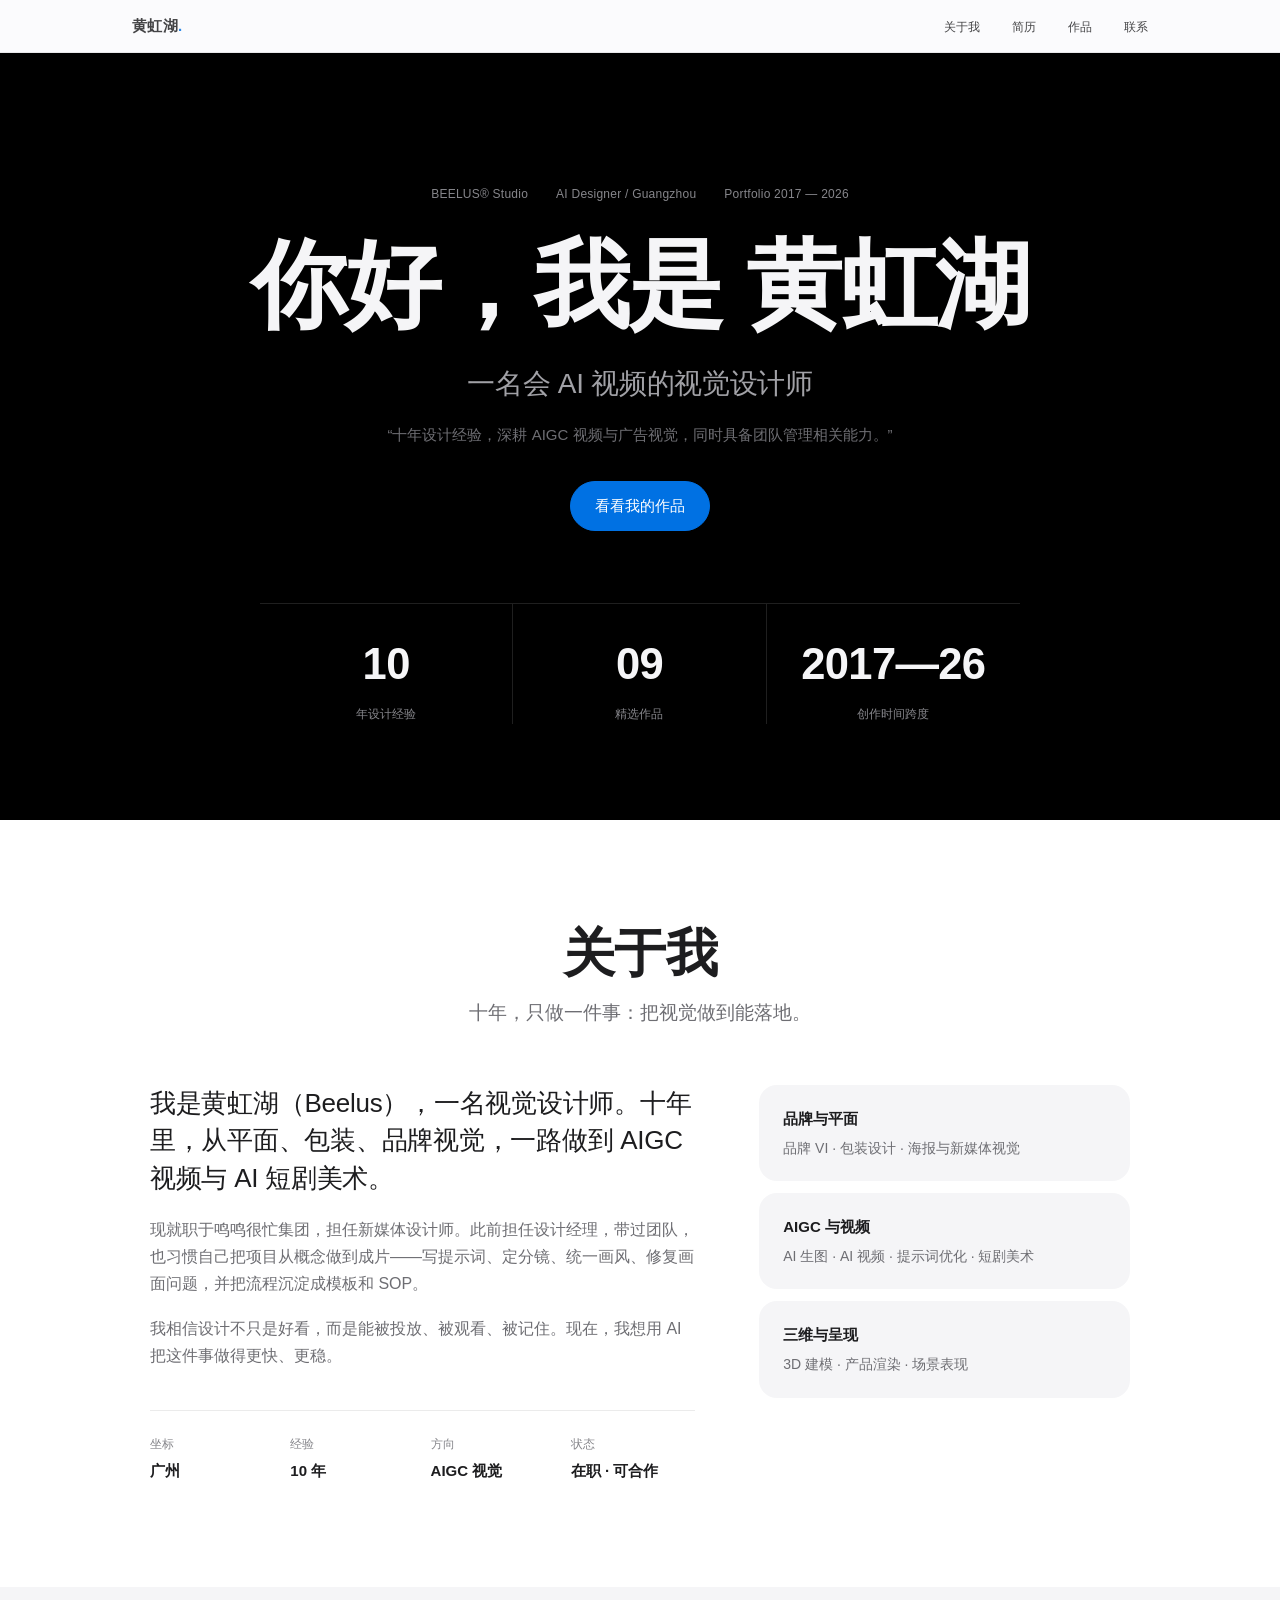
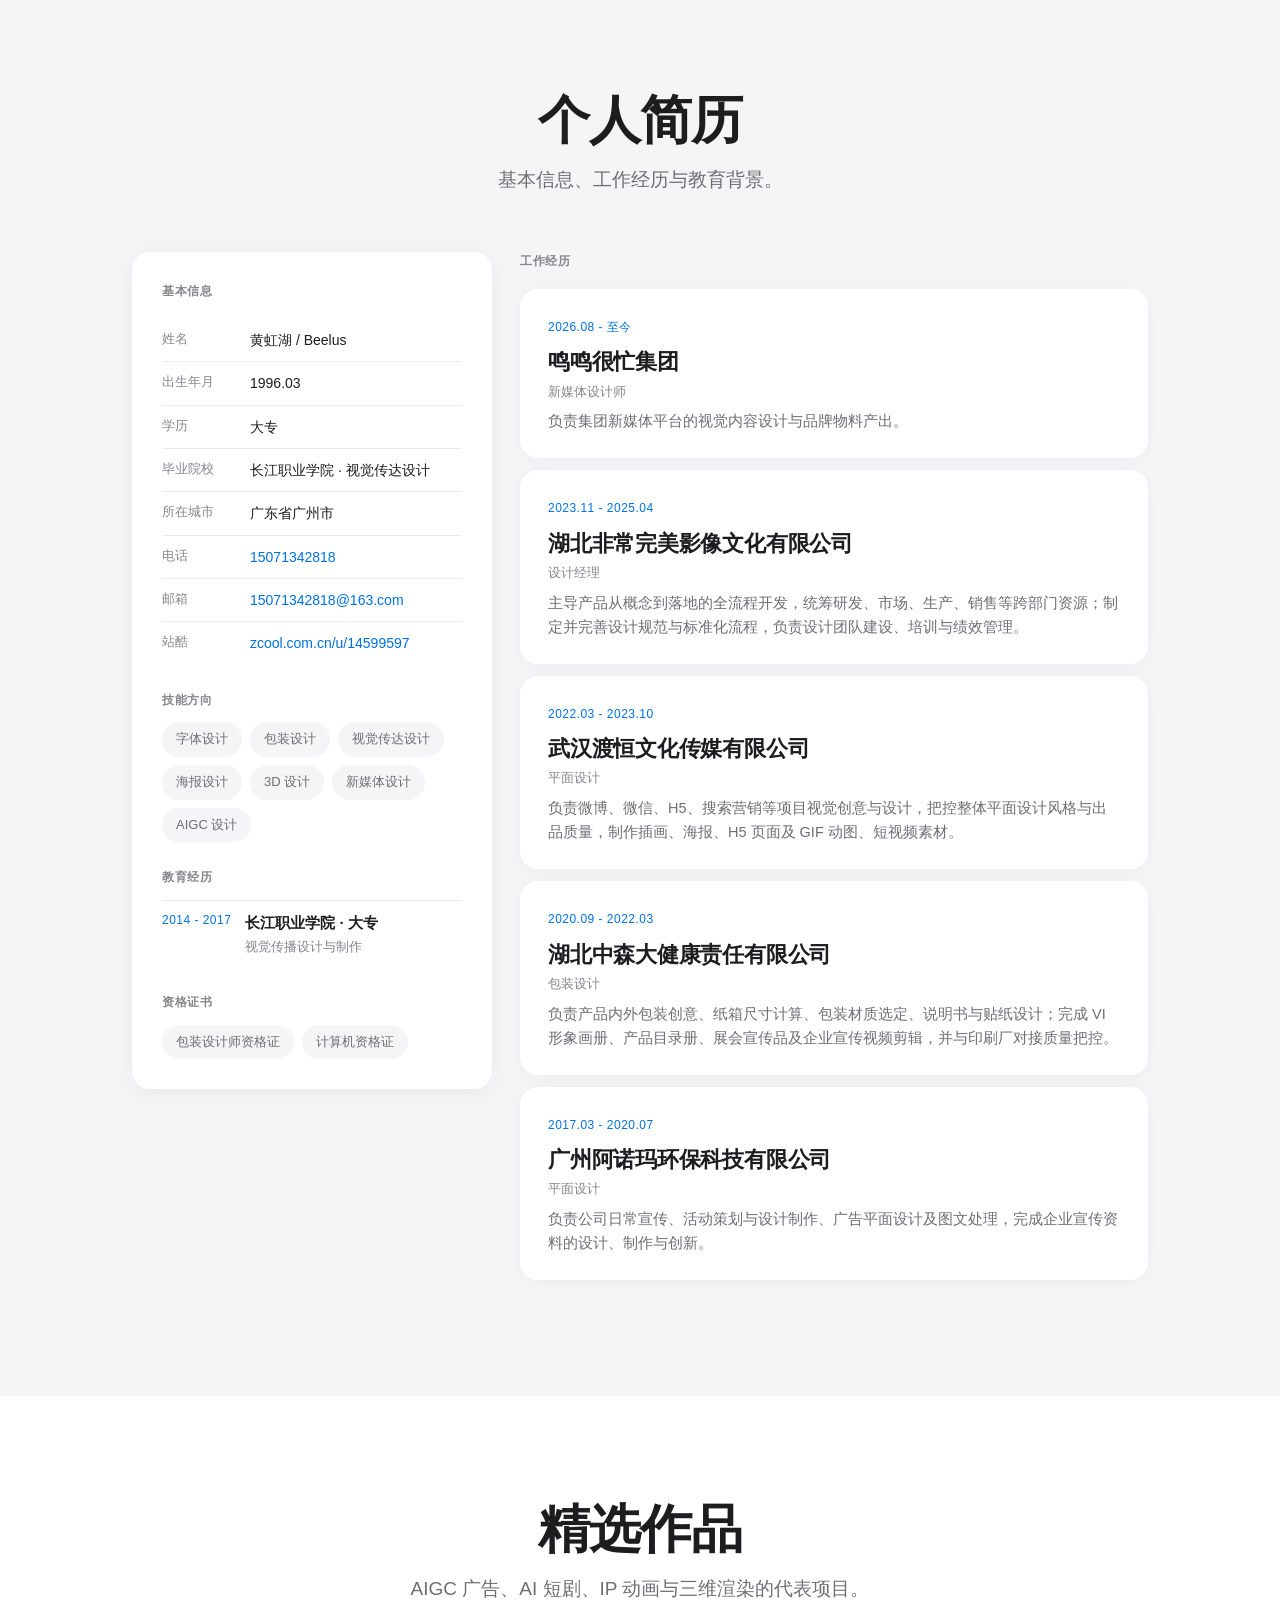
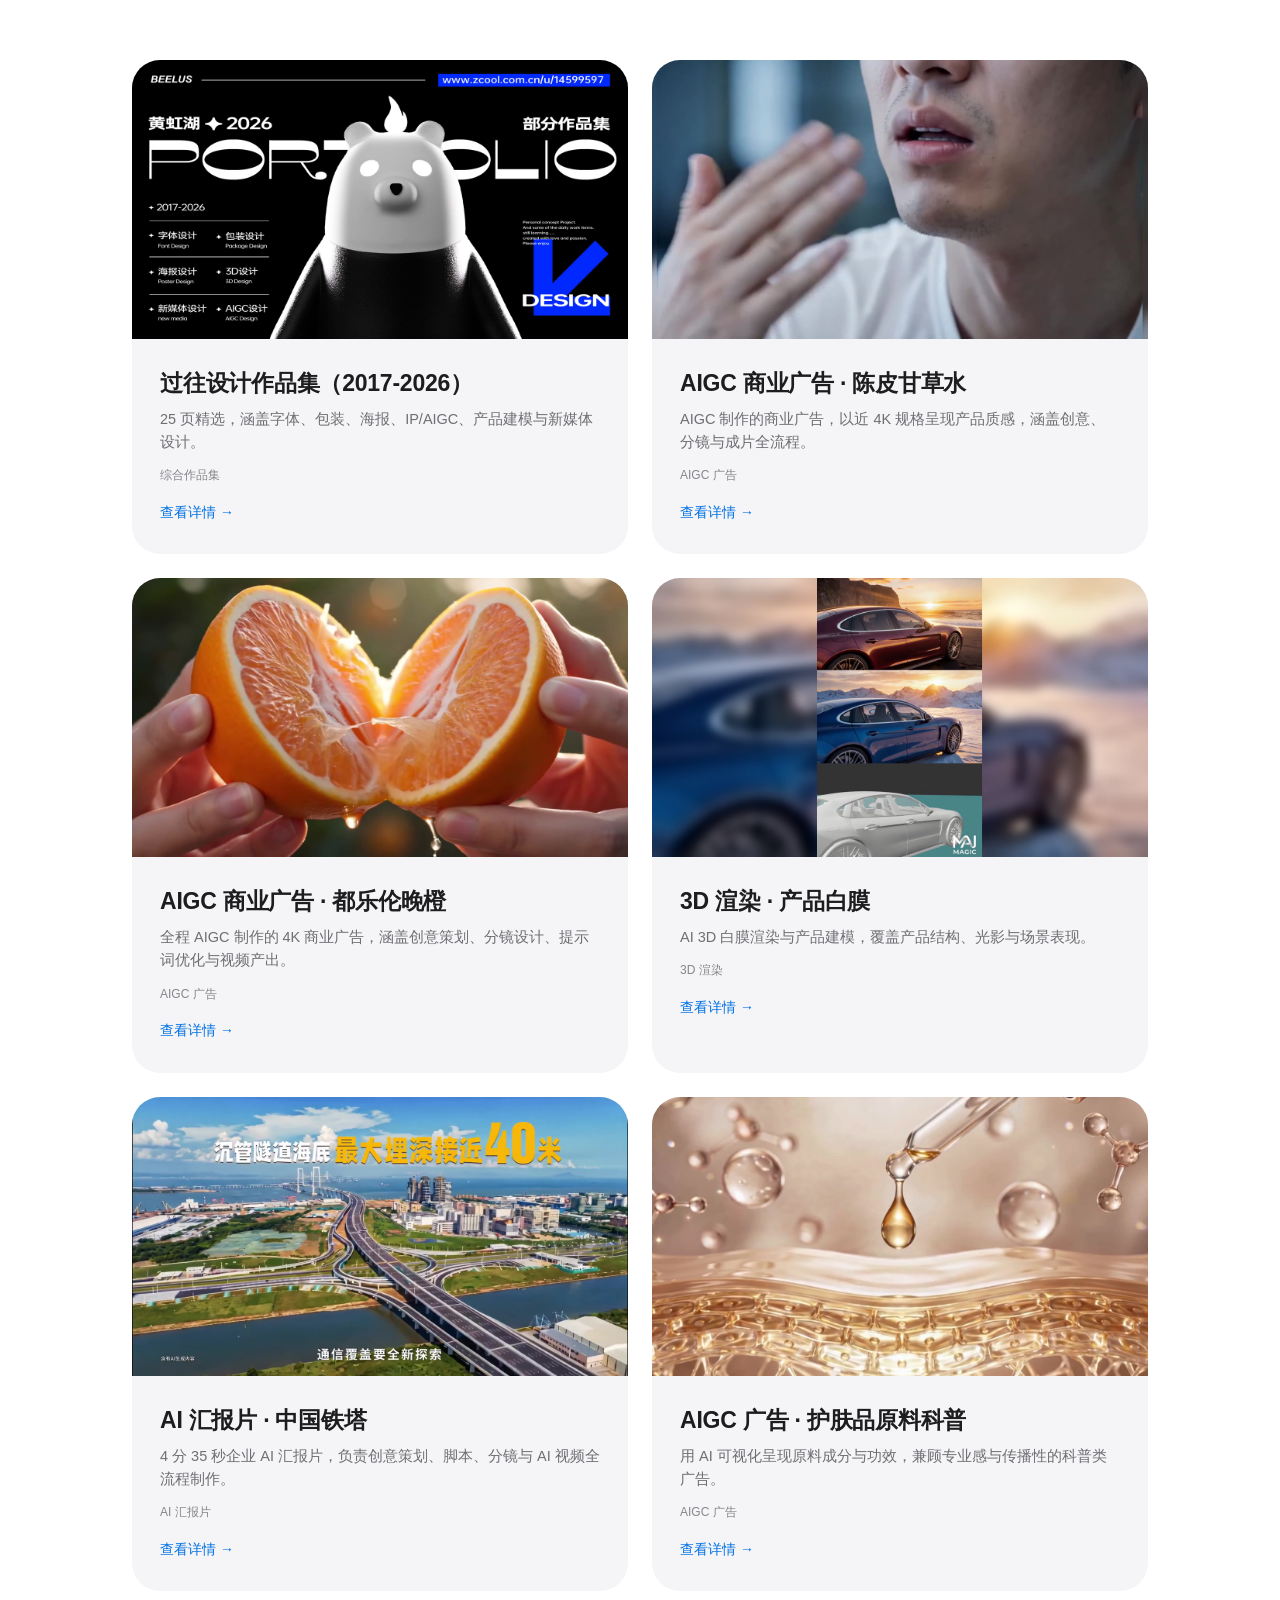
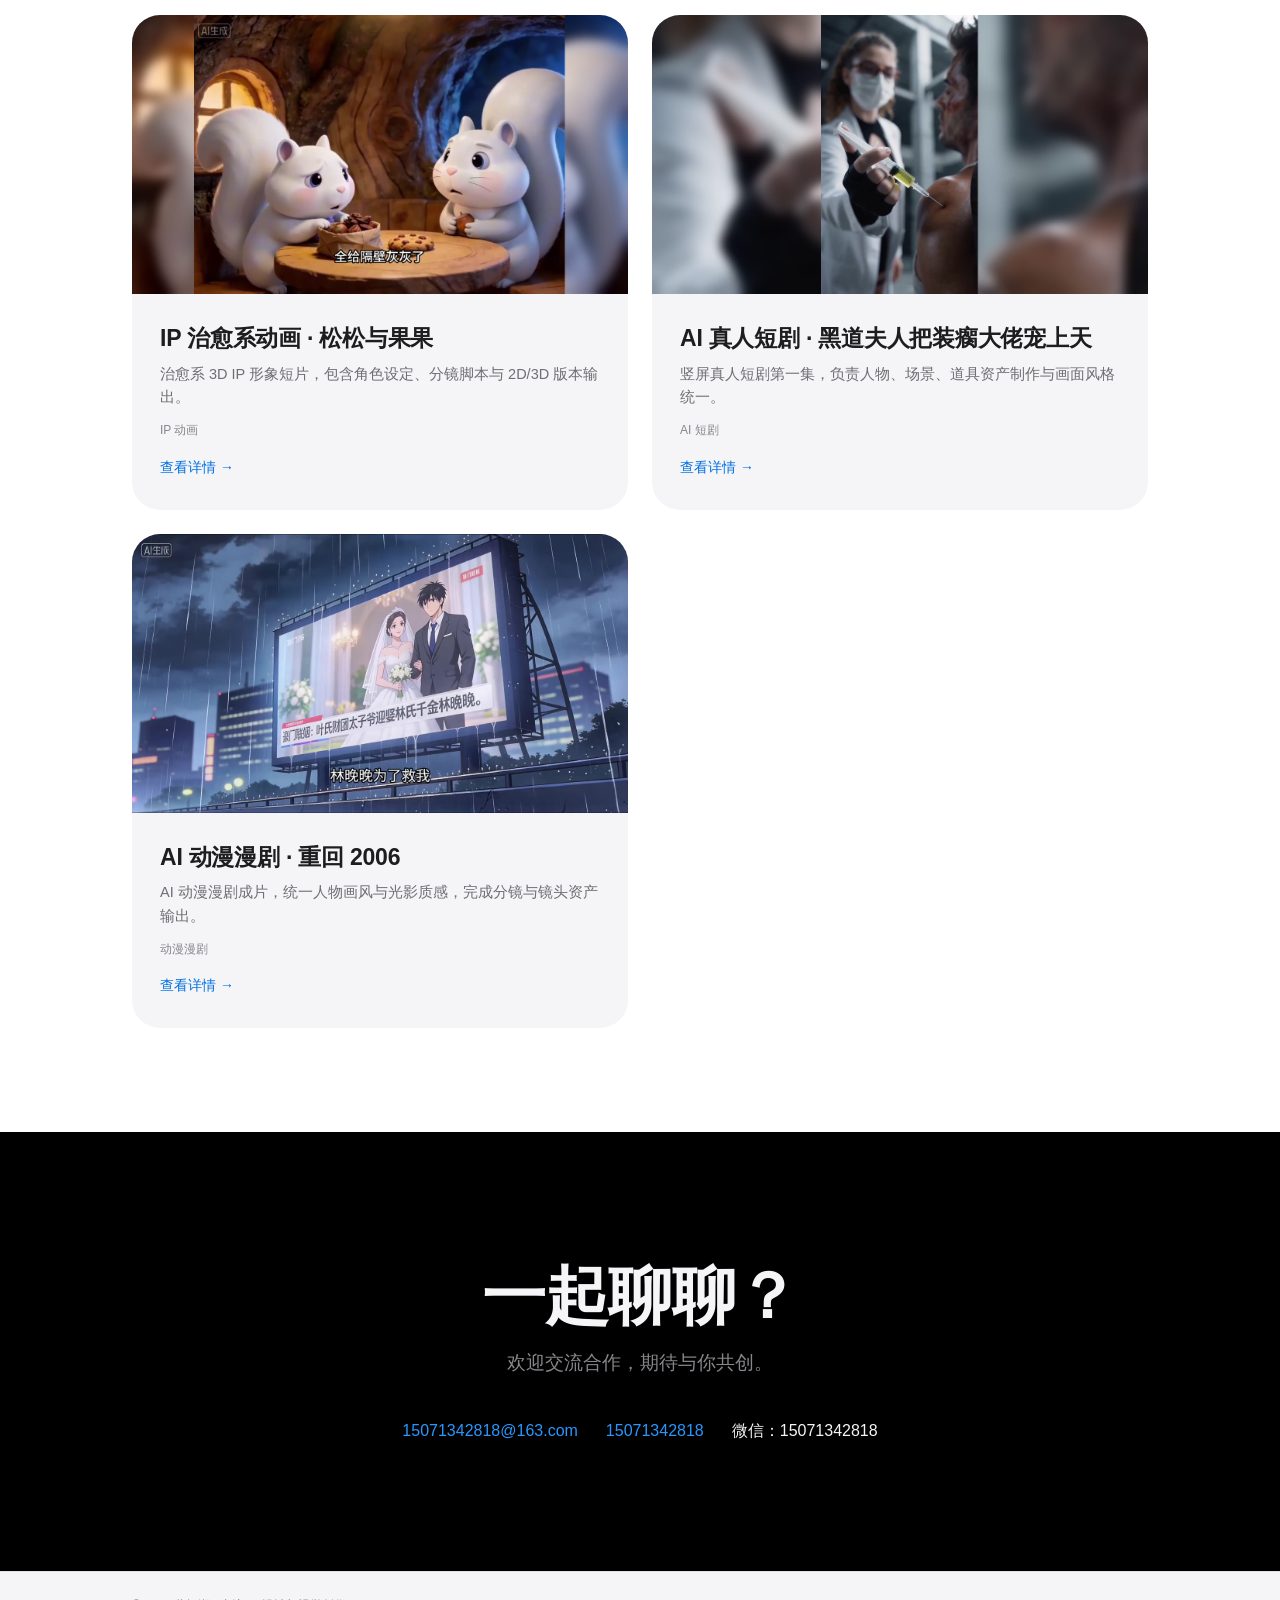
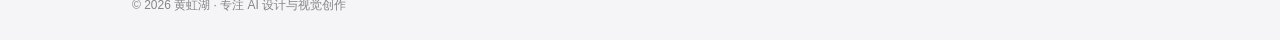
<file: index.html>
<!DOCTYPE html>
<html lang="zh-CN">
<head>
  <meta charset="UTF-8" />
  <meta http-equiv="X-UA-Compatible" content="IE=edge">
  <meta name="viewport" content="width=device-width, initial-scale=1.0" />
  <title>黄虹湖 | AI 设计作品集</title>
  <meta name="description" content="黄虹湖，10年设计经验的 AI 设计师，专注 AIGC 广告、AI 视频与视觉设计，擅长提示词优化与画面风格统一，独立完成 AI 视频全流程输出。" />
  <link rel="icon" href="data:image/svg+xml,<svg xmlns=%22http://www.w3.org/2000/svg%22 viewBox=%220 0 100 100%22><text y=%22.9em%22 font-size=%2290%22>✦</text></svg>" />
  <link rel="stylesheet" href="style.css?v=20261025" />
</head>
<body>

  <!-- ========== 顶部导航 ========== -->
  <header>
    <div class="container">
      <nav>
        <a class="logo" href="index.html">黄虹湖<span>.</span></a>
        <ul>
          <li><a href="#about">关于我</a></li>
          <li><a href="#resume">简历</a></li>
          <li><a href="#works">作品</a></li>
          <li><a href="#contact">联系</a></li>
        </ul>
      </nav>
    </div>
  </header>

  <!-- ========== 首屏 ========== -->
  <section class="hero">
    <div class="container">
      <div class="hero-meta">
        <span>BEELUS® Studio</span>
        <span>AI Designer / Guangzhou</span>
        <span>Portfolio 2017 — 2026</span>
      </div>
      <h1 class="hero-title">
        <span class="cn">你好，我是 <em>黄虹湖</em></span>
        <span class="en">BEELUS</span>
      </h1>
      <p class="hero-lead">一名会 AI 视频的视觉设计师</p>
      <p class="hero-quote nowrap">“十年设计经验，深耕 AIGC 视频与广告视觉，同时具备团队管理相关能力。”</p>
      <a class="btn" href="#works">看看我的作品</a>
      <div class="hero-stats">
        <div><strong>10</strong><span>年设计经验</span></div>
        <div><strong>09</strong><span>精选作品</span></div>
        <div><strong>2017—26</strong><span>创作时间跨度</span></div>
      </div>
    </div>
  </section>

  <!-- ========== 关于我 ========== -->
  <section id="about">
    <div class="container">
      <div class="sec-head">
        <h2>关于我</h2>
        <p class="sec-sub">十年，只做一件事：把视觉做到能落地。</p>
      </div>
      <div class="about">
        <div class="about-copy">
          <p class="about-lead">我是黄虹湖（Beelus），一名视觉设计师。十年里，从平面、包装、品牌视觉，一路做到 AIGC 视频与 AI 短剧美术。</p>
          <p>现就职于鸣鸣很忙集团，担任新媒体设计师。此前担任设计经理，带过团队，也习惯自己把项目从概念做到成片——写提示词、定分镜、统一画风、修复画面问题，并把流程沉淀成模板和 SOP。</p>
          <p>我相信设计不只是好看，而是能被投放、被观看、被记住。现在，我想用 AI 把这件事做得更快、更稳。</p>
          <div class="about-facts">
            <div><span>坐标</span><strong>广州</strong></div>
            <div><span>经验</span><strong>10 年</strong></div>
            <div><span>方向</span><strong>AIGC 视觉</strong></div>
            <div><span>状态</span><strong>在职 · 可合作</strong></div>
          </div>
        </div>
        <div class="about-side">
          <div class="cap-group">
            <h3>品牌与平面</h3>
            <p>品牌 VI · 包装设计 · 海报与新媒体视觉</p>
          </div>
          <div class="cap-group">
            <h3>AIGC 与视频</h3>
            <p>AI 生图 · AI 视频 · 提示词优化 · 短剧美术</p>
          </div>
          <div class="cap-group">
            <h3>三维与呈现</h3>
            <p>3D 建模 · 产品渲染 · 场景表现</p>
          </div>
        </div>
      </div>
    </div>
  </section>

  <!-- ========== 个人简历 ========== -->
  <section id="resume" class="section-alt">
    <div class="container">
      <div class="sec-head">
        <h2>个人简历</h2>
        <p class="sec-sub">基本信息、工作经历与教育背景。</p>
      </div>
      <div class="resume-grid">

        <aside class="info-card">
          <h3>基本信息</h3>
          <dl class="info-list">
            <div><dt>姓名</dt><dd>黄虹湖 / Beelus</dd></div>
            <div><dt>出生年月</dt><dd>1996.03</dd></div>
            <div><dt>学历</dt><dd>大专</dd></div>
            <div><dt>毕业院校</dt><dd>长江职业学院 · 视觉传达设计</dd></div>
            <div><dt>所在城市</dt><dd>广东省广州市</dd></div>
            <div><dt>电话</dt><dd><a href="tel:15071342818">15071342818</a></dd></div>
            <div><dt>邮箱</dt><dd><a href="mailto:15071342818@163.com">15071342818@163.com</a></dd></div>
            <div><dt>站酷</dt><dd><a href="https://www.zcool.com.cn/u/14599597" target="_blank" rel="noopener">zcool.com.cn/u/14599597</a></dd></div>
          </dl>
          <h4 class="resume-subtitle">技能方向</h4>
          <div class="skills">
            <span class="skill">字体设计</span>
            <span class="skill">包装设计</span>
            <span class="skill">视觉传达设计</span>
            <span class="skill">海报设计</span>
            <span class="skill">3D 设计</span>
            <span class="skill">新媒体设计</span>
            <span class="skill">AIGC 设计</span>
          </div>
          <h4 class="resume-subtitle">教育经历</h4>
          <div class="edu-item">
            <span class="timeline-date">2014 - 2017</span>
            <div>
              <h4>长江职业学院 · 大专</h4>
              <p class="timeline-role">视觉传播设计与制作</p>
            </div>
          </div>
          <h4 class="resume-subtitle">资格证书</h4>
          <div class="skills">
            <span class="skill">包装设计师资格证</span>
            <span class="skill">计算机资格证</span>
          </div>
        </aside>

        <div class="resume-main">
          <h3>工作经历</h3>
          <ol class="timeline">
            <li class="timeline-item">
              <span class="timeline-date">2026.08 - 至今</span>
              <h4>鸣鸣很忙集团</h4>
              <p class="timeline-role">新媒体设计师</p>
              <p>负责集团新媒体平台的视觉内容设计与品牌物料产出。</p>
            </li>
            <li class="timeline-item">
              <span class="timeline-date">2023.11 - 2025.04</span>
              <h4>湖北非常完美影像文化有限公司</h4>
              <p class="timeline-role">设计经理</p>
              <p>主导产品从概念到落地的全流程开发，统筹研发、市场、生产、销售等跨部门资源；制定并完善设计规范与标准化流程，负责设计团队建设、培训与绩效管理。</p>
            </li>
            <li class="timeline-item">
              <span class="timeline-date">2022.03 - 2023.10</span>
              <h4>武汉渡恒文化传媒有限公司</h4>
              <p class="timeline-role">平面设计</p>
              <p>负责微博、微信、H5、搜索营销等项目视觉创意与设计，把控整体平面设计风格与出品质量，制作插画、海报、H5 页面及 GIF 动图、短视频素材。</p>
            </li>
            <li class="timeline-item">
              <span class="timeline-date">2020.09 - 2022.03</span>
              <h4>湖北中森大健康责任有限公司</h4>
              <p class="timeline-role">包装设计</p>
              <p>负责产品内外包装创意、纸箱尺寸计算、包装材质选定、说明书与贴纸设计；完成 VI 形象画册、产品目录册、展会宣传品及企业宣传视频剪辑，并与印刷厂对接质量把控。</p>
            </li>
            <li class="timeline-item">
              <span class="timeline-date">2017.03 - 2020.07</span>
              <h4>广州阿诺玛环保科技有限公司</h4>
              <p class="timeline-role">平面设计</p>
              <p>负责公司日常宣传、活动策划与设计制作、广告平面设计及图文处理，完成企业宣传资料的设计、制作与创新。</p>
            </li>
          </ol>

        </div>

      </div>
    </div>
  </section>

  <!-- ========== 作品 ========== -->
  <section id="works">
    <div class="container">
      <div class="sec-head">
        <h2>精选作品</h2>
        <p class="sec-sub">AIGC 广告、AI 短剧、IP 动画与三维渲染的代表项目。</p>
      </div>
      <div class="works">

        <article class="card">
          <a class="cover" href="work-portfolio.html">
            <img loading="lazy" decoding="async" src="works/cover-portfolio.jpg" alt="过往设计作品集" />
          </a>
          <div class="card-body">
            <h3>过往设计作品集（2017-2026）</h3>
            <p>25 页精选，涵盖字体、包装、海报、IP/AIGC、产品建模与新媒体设计。</p>
            <span class="tag">综合作品集</span><br />
            <a class="more" href="work-portfolio.html">查看详情 →</a>
          </div>
        </article>

        <article class="card">
          <a class="cover" href="work-chenpi.html">
            <img loading="lazy" decoding="async" src="works/cover-chenpi.jpg" alt="AIGC 商业广告 · 陈皮甘草水" />
          </a>
          <div class="card-body">
            <h3>AIGC 商业广告 · 陈皮甘草水</h3>
            <p>AIGC 制作的商业广告，以近 4K 规格呈现产品质感，涵盖创意、分镜与成片全流程。</p>
            <span class="tag">AIGC 广告</span><br />
            <a class="more" href="work-chenpi.html">查看详情 →</a>
          </div>
        </article>

        <article class="card">
          <a class="cover" href="work-ad.html">
            <img loading="lazy" decoding="async" src="works/cover-ad.jpg" alt="AIGC 商业广告 · 都乐伦晚橙" />
          </a>
          <div class="card-body">
            <h3>AIGC 商业广告 · 都乐伦晚橙</h3>
            <p>全程 AIGC 制作的 4K 商业广告，涵盖创意策划、分镜设计、提示词优化与视频产出。</p>
            <span class="tag">AIGC 广告</span><br />
            <a class="more" href="work-ad.html">查看详情 →</a>
          </div>
        </article>

        <article class="card">
          <a class="cover" href="work-3d.html">
            <img loading="lazy" decoding="async" src="works/cover-3d.jpg" alt="3D 渲染 · 产品白膜" />
          </a>
          <div class="card-body">
            <h3>3D 渲染 · 产品白膜</h3>
            <p>AI 3D 白膜渲染与产品建模，覆盖产品结构、光影与场景表现。</p>
            <span class="tag">3D 渲染</span><br />
            <a class="more" href="work-3d.html">查看详情 →</a>
          </div>
        </article>

        <article class="card">
          <a class="cover" href="work-tieta.html">
            <img loading="lazy" decoding="async" src="works/cover-tieta.jpg" alt="AI 汇报片 · 中国铁塔" />
          </a>
          <div class="card-body">
            <h3>AI 汇报片 · 中国铁塔</h3>
            <p>4 分 35 秒企业 AI 汇报片，负责创意策划、脚本、分镜与 AI 视频全流程制作。</p>
            <span class="tag">AI 汇报片</span><br />
            <a class="more" href="work-tieta.html">查看详情 →</a>
          </div>
        </article>

        <article class="card">
          <a class="cover" href="work-skincare.html">
            <img loading="lazy" decoding="async" src="works/cover-skincare.jpg" alt="AIGC 广告 · 护肤品原料科普" />
          </a>
          <div class="card-body">
            <h3>AIGC 广告 · 护肤品原料科普</h3>
            <p>用 AI 可视化呈现原料成分与功效，兼顾专业感与传播性的科普类广告。</p>
            <span class="tag">AIGC 广告</span><br />
            <a class="more" href="work-skincare.html">查看详情 →</a>
          </div>
        </article>

        <article class="card">
          <a class="cover" href="work-ip.html">
            <img loading="lazy" decoding="async" src="works/cover-ip.jpg" alt="IP 治愈系动画 · 松松与果果" />
          </a>
          <div class="card-body">
            <h3>IP 治愈系动画 · 松松与果果</h3>
            <p>治愈系 3D IP 形象短片，包含角色设定、分镜脚本与 2D/3D 版本输出。</p>
            <span class="tag">IP 动画</span><br />
            <a class="more" href="work-ip.html">查看详情 →</a>
          </div>
        </article>

        <article class="card">
          <a class="cover" href="work-drama.html">
            <img loading="lazy" decoding="async" src="works/cover-drama.jpg" alt="AI 真人短剧 · 黑道夫人把装瘸大佬宠上天" />
          </a>
          <div class="card-body">
            <h3>AI 真人短剧 · 黑道夫人把装瘸大佬宠上天</h3>
            <p>竖屏真人短剧第一集，负责人物、场景、道具资产制作与画面风格统一。</p>
            <span class="tag">AI 短剧</span><br />
            <a class="more" href="work-drama.html">查看详情 →</a>
          </div>
        </article>

        <article class="card">
          <a class="cover" href="work-manju.html">
            <img loading="lazy" decoding="async" src="works/cover-manju.jpg" alt="AI 动漫漫剧 · 重回 2006" />
          </a>
          <div class="card-body">
            <h3>AI 动漫漫剧 · 重回 2006</h3>
            <p>AI 动漫漫剧成片，统一人物画风与光影质感，完成分镜与镜头资产输出。</p>
            <span class="tag">动漫漫剧</span><br />
            <a class="more" href="work-manju.html">查看详情 →</a>
          </div>
        </article>

      </div>
    </div>
  </section>

  <!-- ========== 联系 ========== -->
  <section id="contact" class="contact">
    <div class="container">
      <div class="sec-head">
        <h2 class="contact-title">一起聊聊？</h2>
        <p class="sec-sub">欢迎交流合作，期待与你共创。</p>
      </div>
      <div class="contact-links">
        <a href="mailto:15071342818@163.com">15071342818@163.com</a>
        <a href="tel:15071342818">15071342818</a>
        <span>微信：15071342818</span>
      </div>
    </div>
  </section>

  <footer>
    <div class="container">© 2026 黄虹湖 · 专注 AI 设计与视觉创作</div>
  </footer>

</body>
</html>
</file>
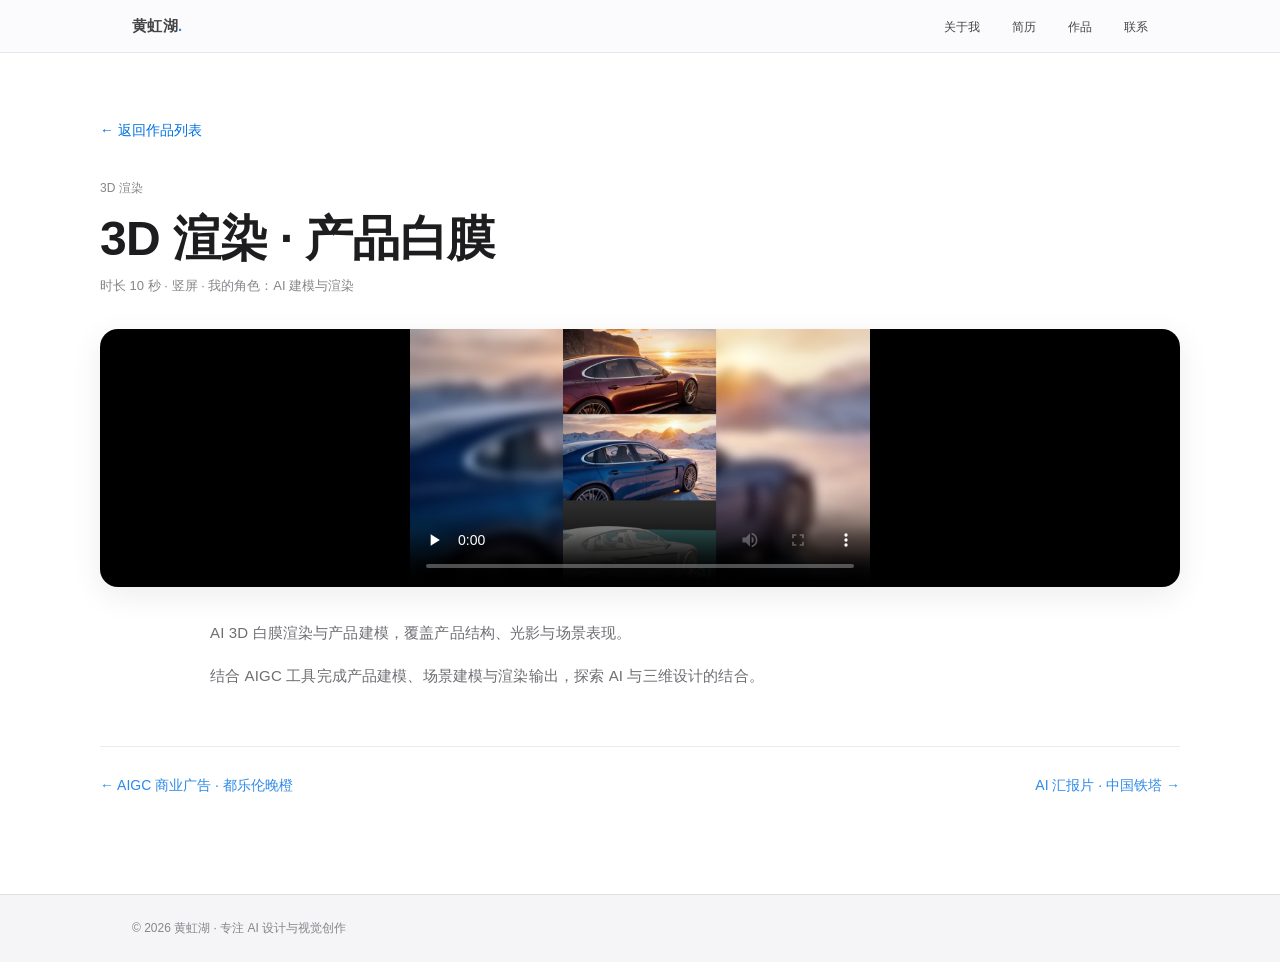
<file: work-3d.html>
<!DOCTYPE html>
<html lang="zh-CN">
<head>
  <meta charset="UTF-8" />
  <meta http-equiv="X-UA-Compatible" content="IE=edge">
  <meta name="viewport" content="width=device-width, initial-scale=1.0" />
  <title>3D 渲染 · 产品白膜 | 黄虹湖作品集</title>
  <link rel="icon" href="data:image/svg+xml,<svg xmlns=%22http://www.w3.org/2000/svg%22 viewBox=%220 0 100 100%22><text y=%22.9em%22 font-size=%2290%22>✦</text></svg>" />
  <link rel="stylesheet" href="style.css?v=20261025" />
</head>
<body>

  <header>
    <div class="container">
      <nav>
        <a class="logo" href="index.html">黄虹湖<span>.</span></a>
        <ul>
          <li><a href="index.html#about">关于我</a></li>
          <li><a href="index.html#resume">简历</a></li>
          <li><a href="index.html#works">作品</a></li>
          <li><a href="index.html#contact">联系</a></li>
        </ul>
      </nav>
    </div>
  </header>

  <main class="detail container">
    <a class="back" href="index.html#works">← 返回作品列表</a>
    <div class="detail-head">
      <span class="tag">3D 渲染</span>
      <h1>3D 渲染 · 产品白膜</h1>
      <p class="meta">时长 10 秒 · 竖屏 · 我的角色：AI 建模与渲染</p>
    </div>

    <div class="media video-portrait">
      <video controls preload="none" poster="works/cover-3d.jpg">
        <source src="works/render_3d.mp4" type="video/mp4" />
      </video>
    </div>

    <div class="desc">
      <p>AI 3D 白膜渲染与产品建模，覆盖产品结构、光影与场景表现。</p>
      <p>结合 AIGC 工具完成产品建模、场景建模与渲染输出，探索 AI 与三维设计的结合。</p>
    </div>

    <nav class="detail-nav">
      <a class="prev" href="work-ad.html">← AIGC 商业广告 · 都乐伦晚橙</a>
      <a class="next" href="work-tieta.html">AI 汇报片 · 中国铁塔 →</a>
    </nav>
  </main>

  <footer>
    <div class="container">© 2026 黄虹湖 · 专注 AI 设计与视觉创作</div>
  </footer>

</body>
</html>
</file>
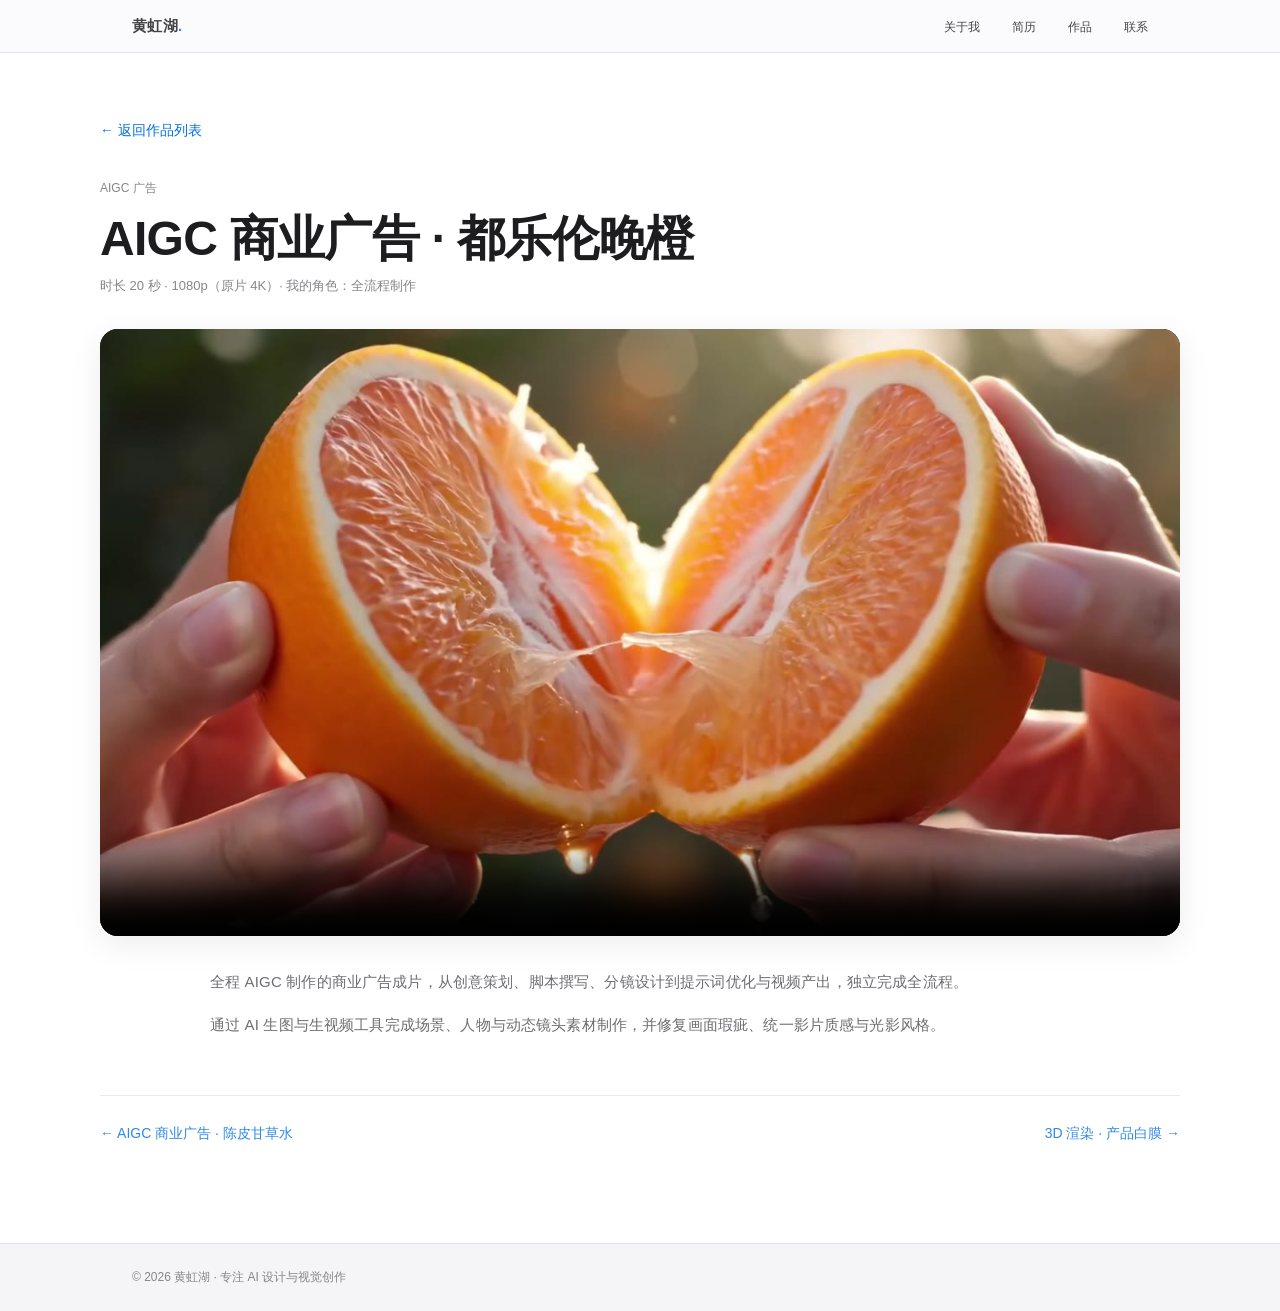
<file: work-ad.html>
<!DOCTYPE html>
<html lang="zh-CN">
<head>
  <meta charset="UTF-8" />
  <meta http-equiv="X-UA-Compatible" content="IE=edge">
  <meta name="viewport" content="width=device-width, initial-scale=1.0" />
  <title>AIGC 商业广告 · 都乐伦晚橙 | 黄虹湖作品集</title>
  <link rel="icon" href="data:image/svg+xml,<svg xmlns=%22http://www.w3.org/2000/svg%22 viewBox=%220 0 100 100%22><text y=%22.9em%22 font-size=%2290%22>✦</text></svg>" />
  <link rel="stylesheet" href="style.css?v=20261025" />
</head>
<body>

  <header>
    <div class="container">
      <nav>
        <a class="logo" href="index.html">黄虹湖<span>.</span></a>
        <ul>
          <li><a href="index.html#about">关于我</a></li>
          <li><a href="index.html#resume">简历</a></li>
          <li><a href="index.html#works">作品</a></li>
          <li><a href="index.html#contact">联系</a></li>
        </ul>
      </nav>
    </div>
  </header>

  <main class="detail container">
    <a class="back" href="index.html#works">← 返回作品列表</a>
    <div class="detail-head">
      <span class="tag">AIGC 广告</span>
      <h1>AIGC 商业广告 · 都乐伦晚橙</h1>
      <p class="meta">时长 20 秒 · 1080p（原片 4K）· 我的角色：全流程制作</p>
    </div>

    <div class="media">
      <video controls preload="none" poster="works/cover-ad.jpg">
        <source src="works/ad_dole.mp4" type="video/mp4" />
      </video>
    </div>

    <div class="desc">
      <p>全程 AIGC 制作的商业广告成片，从创意策划、脚本撰写、分镜设计到提示词优化与视频产出，独立完成全流程。</p>
      <p>通过 AI 生图与生视频工具完成场景、人物与动态镜头素材制作，并修复画面瑕疵、统一影片质感与光影风格。</p>
    </div>

    <nav class="detail-nav">
      <a class="prev" href="work-chenpi.html">← AIGC 商业广告 · 陈皮甘草水</a>
      <a class="next" href="work-3d.html">3D 渲染 · 产品白膜 →</a>
    </nav>
  </main>

  <footer>
    <div class="container">© 2026 黄虹湖 · 专注 AI 设计与视觉创作</div>
  </footer>

</body>
</html>
</file>
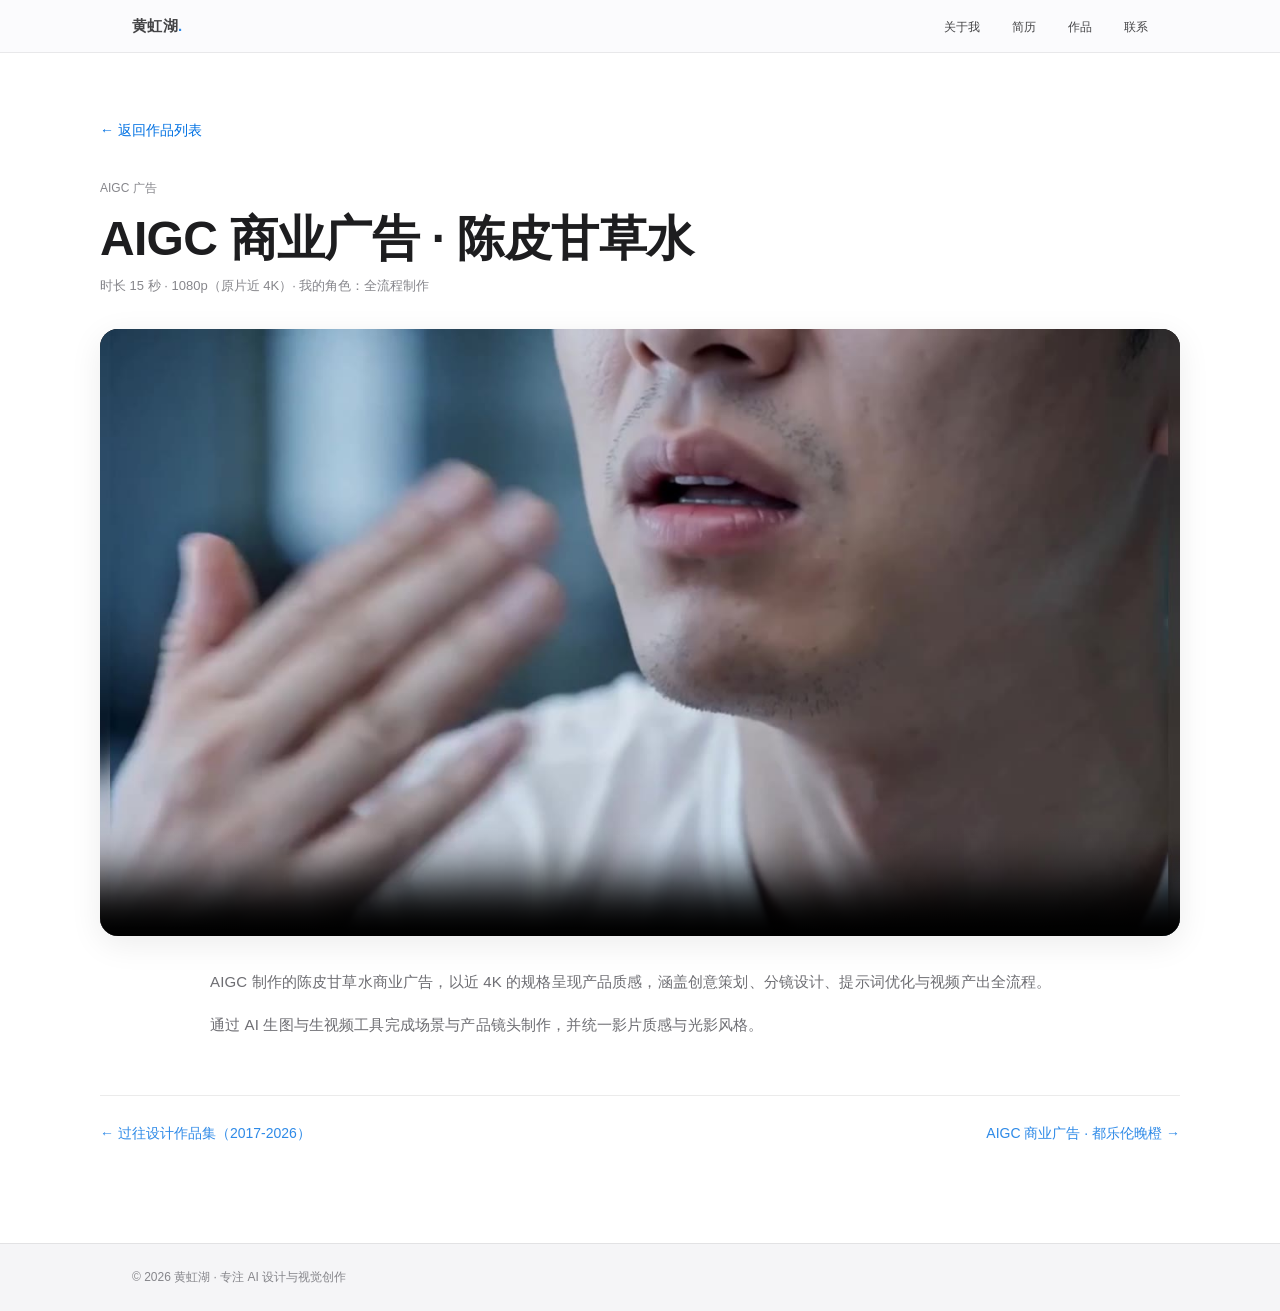
<file: work-chenpi.html>
<!DOCTYPE html>
<html lang="zh-CN">
<head>
  <meta charset="UTF-8" />
  <meta http-equiv="X-UA-Compatible" content="IE=edge">
  <meta name="viewport" content="width=device-width, initial-scale=1.0" />
  <title>AIGC 商业广告 · 陈皮甘草水 | 黄虹湖作品集</title>
  <link rel="icon" href="data:image/svg+xml,<svg xmlns=%22http://www.w3.org/2000/svg%22 viewBox=%220 0 100 100%22><text y=%22.9em%22 font-size=%2290%22>✦</text></svg>" />
  <link rel="stylesheet" href="style.css?v=20261025" />
</head>
<body>

  <header>
    <div class="container">
      <nav>
        <a class="logo" href="index.html">黄虹湖<span>.</span></a>
        <ul>
          <li><a href="index.html#about">关于我</a></li>
          <li><a href="index.html#resume">简历</a></li>
          <li><a href="index.html#works">作品</a></li>
          <li><a href="index.html#contact">联系</a></li>
        </ul>
      </nav>
    </div>
  </header>

  <main class="detail container">
    <a class="back" href="index.html#works">← 返回作品列表</a>
    <div class="detail-head">
      <span class="tag">AIGC 广告</span>
      <h1>AIGC 商业广告 · 陈皮甘草水</h1>
      <p class="meta">时长 15 秒 · 1080p（原片近 4K）· 我的角色：全流程制作</p>
    </div>

    <div class="media">
      <video controls preload="none" poster="works/cover-chenpi.jpg">
        <source src="works/chenpi.mp4" type="video/mp4" />
      </video>
    </div>

    <div class="desc">
      <p>AIGC 制作的陈皮甘草水商业广告，以近 4K 的规格呈现产品质感，涵盖创意策划、分镜设计、提示词优化与视频产出全流程。</p>
      <p>通过 AI 生图与生视频工具完成场景与产品镜头制作，并统一影片质感与光影风格。</p>
    </div>

    <nav class="detail-nav">
      <a class="prev" href="work-portfolio.html">← 过往设计作品集（2017-2026）</a>
      <a class="next" href="work-ad.html">AIGC 商业广告 · 都乐伦晚橙 →</a>
    </nav>
  </main>

  <footer>
    <div class="container">© 2026 黄虹湖 · 专注 AI 设计与视觉创作</div>
  </footer>

</body>
</html>
</file>
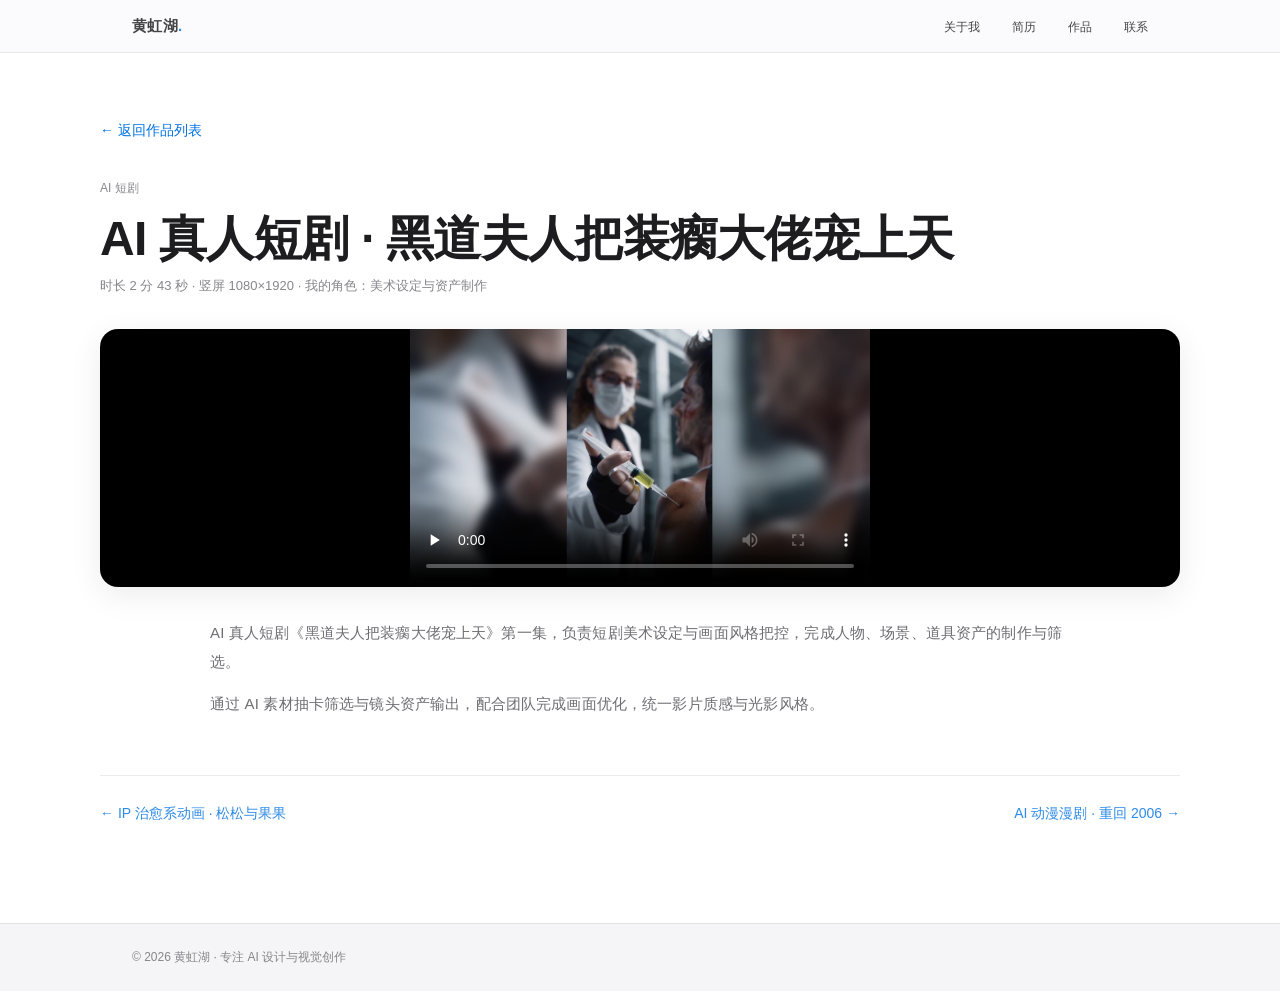
<file: work-drama.html>
<!DOCTYPE html>
<html lang="zh-CN">
<head>
  <meta charset="UTF-8" />
  <meta http-equiv="X-UA-Compatible" content="IE=edge">
  <meta name="viewport" content="width=device-width, initial-scale=1.0" />
  <title>AI 真人短剧 · 黑道夫人把装瘸大佬宠上天 | 黄虹湖作品集</title>
  <link rel="icon" href="data:image/svg+xml,<svg xmlns=%22http://www.w3.org/2000/svg%22 viewBox=%220 0 100 100%22><text y=%22.9em%22 font-size=%2290%22>✦</text></svg>" />
  <link rel="stylesheet" href="style.css?v=20261025" />
</head>
<body>

  <header>
    <div class="container">
      <nav>
        <a class="logo" href="index.html">黄虹湖<span>.</span></a>
        <ul>
          <li><a href="index.html#about">关于我</a></li>
          <li><a href="index.html#resume">简历</a></li>
          <li><a href="index.html#works">作品</a></li>
          <li><a href="index.html#contact">联系</a></li>
        </ul>
      </nav>
    </div>
  </header>

  <main class="detail container">
    <a class="back" href="index.html#works">← 返回作品列表</a>
    <div class="detail-head">
      <span class="tag">AI 短剧</span>
      <h1>AI 真人短剧 · 黑道夫人把装瘸大佬宠上天</h1>
      <p class="meta">时长 2 分 43 秒 · 竖屏 1080×1920 · 我的角色：美术设定与资产制作</p>
    </div>

    <div class="media video-portrait">
      <video controls preload="none" poster="works/cover-drama.jpg">
        <source src="works/drama_ep1.mp4" type="video/mp4" />
      </video>
    </div>

    <div class="desc">
      <p>AI 真人短剧《黑道夫人把装瘸大佬宠上天》第一集，负责短剧美术设定与画面风格把控，完成人物、场景、道具资产的制作与筛选。</p>
      <p>通过 AI 素材抽卡筛选与镜头资产输出，配合团队完成画面优化，统一影片质感与光影风格。</p>
    </div>

    <nav class="detail-nav">
      <a class="prev" href="work-ip.html">← IP 治愈系动画 · 松松与果果</a>
      <a class="next" href="work-manju.html">AI 动漫漫剧 · 重回 2006 →</a>
    </nav>
  </main>

  <footer>
    <div class="container">© 2026 黄虹湖 · 专注 AI 设计与视觉创作</div>
  </footer>

</body>
</html>
</file>
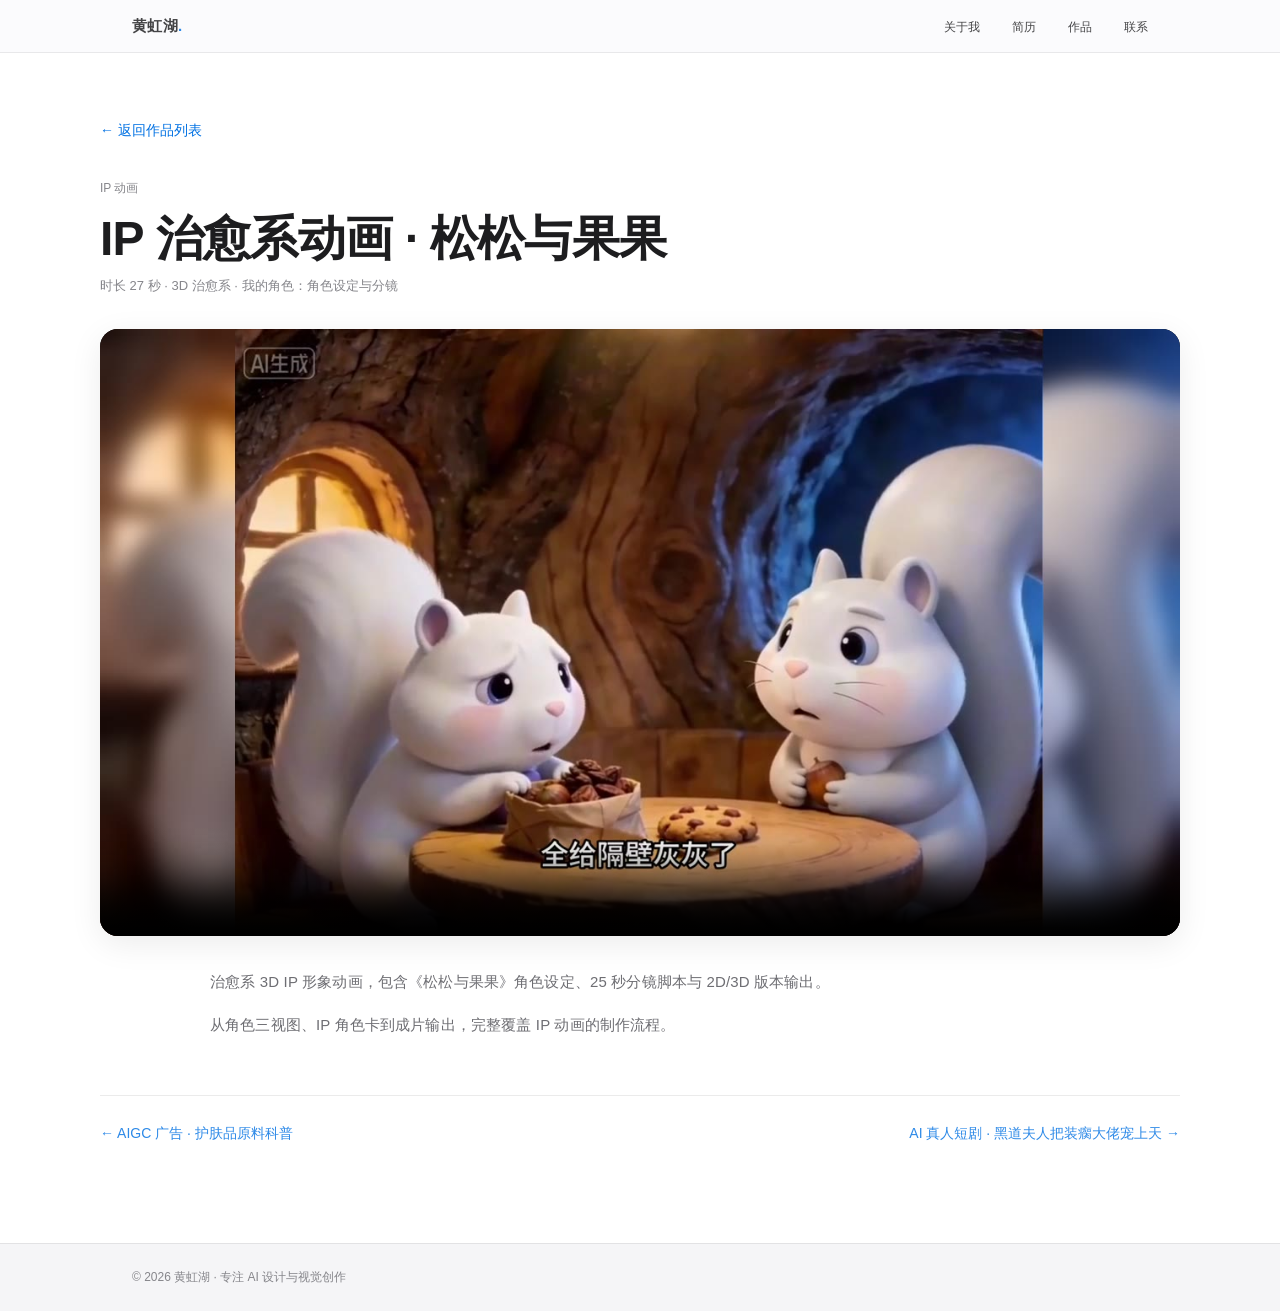
<file: work-ip.html>
<!DOCTYPE html>
<html lang="zh-CN">
<head>
  <meta charset="UTF-8" />
  <meta http-equiv="X-UA-Compatible" content="IE=edge">
  <meta name="viewport" content="width=device-width, initial-scale=1.0" />
  <title>IP 治愈系动画 · 松松与果果 | 黄虹湖作品集</title>
  <link rel="icon" href="data:image/svg+xml,<svg xmlns=%22http://www.w3.org/2000/svg%22 viewBox=%220 0 100 100%22><text y=%22.9em%22 font-size=%2290%22>✦</text></svg>" />
  <link rel="stylesheet" href="style.css?v=20261025" />
</head>
<body>

  <header>
    <div class="container">
      <nav>
        <a class="logo" href="index.html">黄虹湖<span>.</span></a>
        <ul>
          <li><a href="index.html#about">关于我</a></li>
          <li><a href="index.html#resume">简历</a></li>
          <li><a href="index.html#works">作品</a></li>
          <li><a href="index.html#contact">联系</a></li>
        </ul>
      </nav>
    </div>
  </header>

  <main class="detail container">
    <a class="back" href="index.html#works">← 返回作品列表</a>
    <div class="detail-head">
      <span class="tag">IP 动画</span>
      <h1>IP 治愈系动画 · 松松与果果</h1>
      <p class="meta">时长 27 秒 · 3D 治愈系 · 我的角色：角色设定与分镜</p>
    </div>

    <div class="media">
      <video controls preload="none" poster="works/cover-ip.jpg">
        <source src="works/ip_version2.mp4" type="video/mp4" />
      </video>
    </div>

    <div class="desc">
      <p>治愈系 3D IP 形象动画，包含《松松与果果》角色设定、25 秒分镜脚本与 2D/3D 版本输出。</p>
      <p>从角色三视图、IP 角色卡到成片输出，完整覆盖 IP 动画的制作流程。</p>
    </div>

    <nav class="detail-nav">
      <a class="prev" href="work-skincare.html">← AIGC 广告 · 护肤品原料科普</a>
      <a class="next" href="work-drama.html">AI 真人短剧 · 黑道夫人把装瘸大佬宠上天 →</a>
    </nav>
  </main>

  <footer>
    <div class="container">© 2026 黄虹湖 · 专注 AI 设计与视觉创作</div>
  </footer>

</body>
</html>
</file>
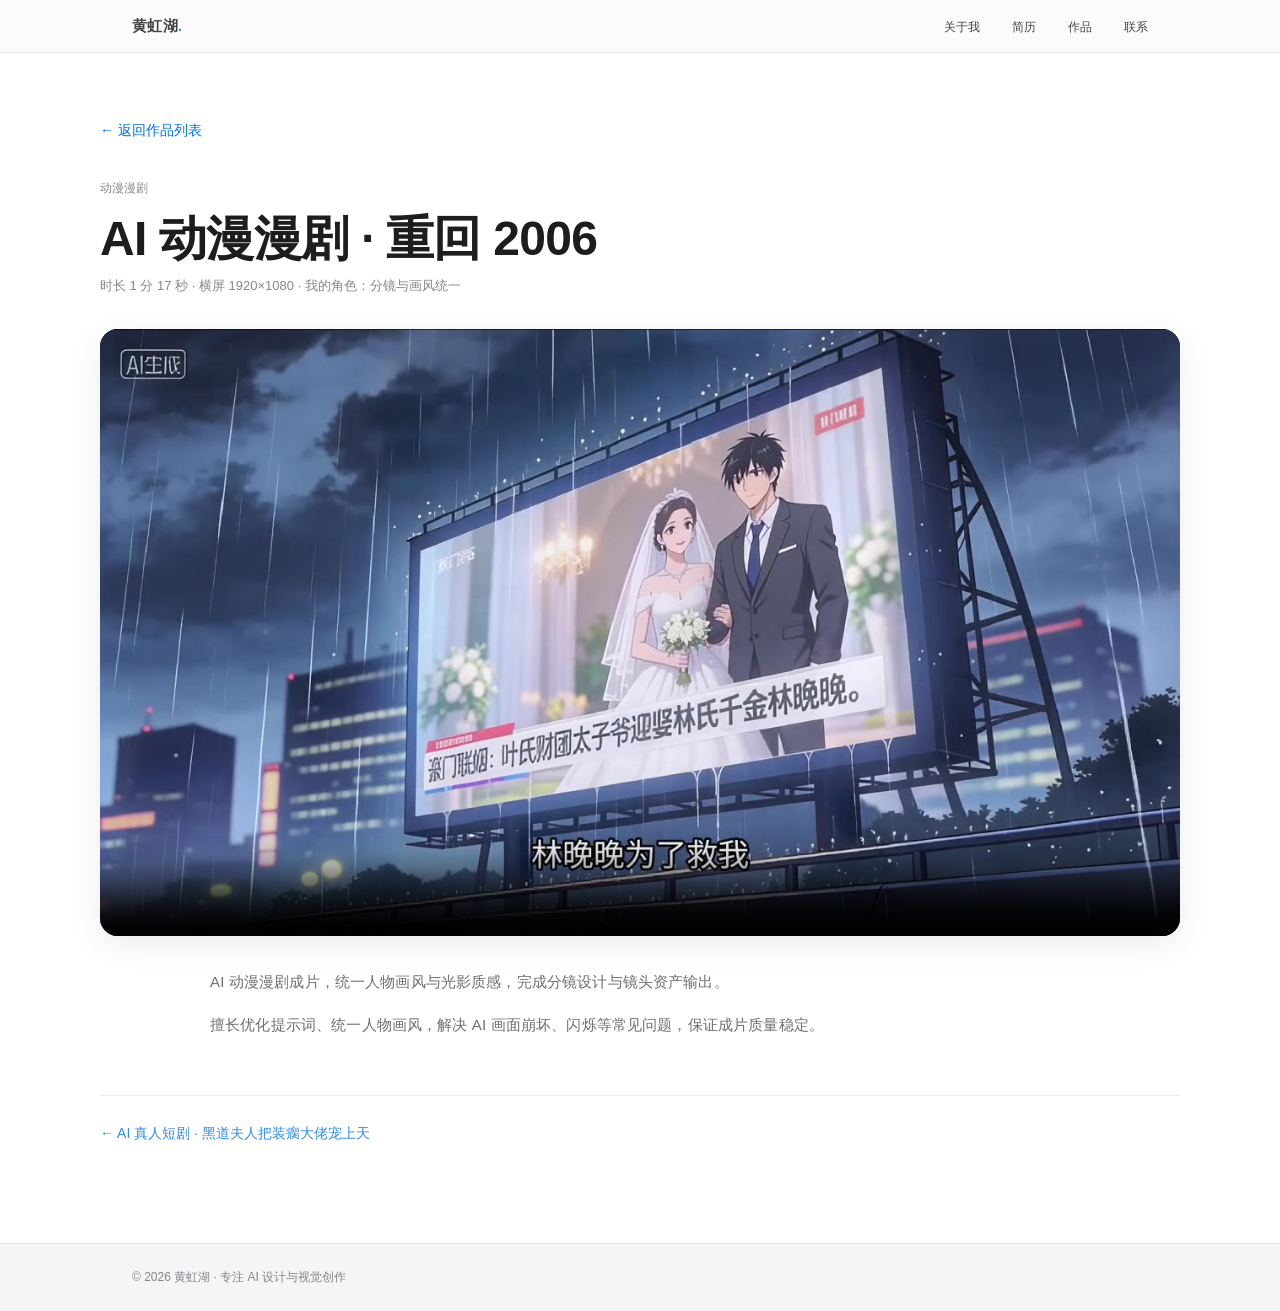
<file: work-manju.html>
<!DOCTYPE html>
<html lang="zh-CN">
<head>
  <meta charset="UTF-8" />
  <meta http-equiv="X-UA-Compatible" content="IE=edge">
  <meta name="viewport" content="width=device-width, initial-scale=1.0" />
  <title>AI 动漫漫剧 · 重回 2006 | 黄虹湖作品集</title>
  <link rel="icon" href="data:image/svg+xml,<svg xmlns=%22http://www.w3.org/2000/svg%22 viewBox=%220 0 100 100%22><text y=%22.9em%22 font-size=%2290%22>✦</text></svg>" />
  <link rel="stylesheet" href="style.css?v=20261025" />
</head>
<body>

  <header>
    <div class="container">
      <nav>
        <a class="logo" href="index.html">黄虹湖<span>.</span></a>
        <ul>
          <li><a href="index.html#about">关于我</a></li>
          <li><a href="index.html#resume">简历</a></li>
          <li><a href="index.html#works">作品</a></li>
          <li><a href="index.html#contact">联系</a></li>
        </ul>
      </nav>
    </div>
  </header>

  <main class="detail container">
    <a class="back" href="index.html#works">← 返回作品列表</a>
    <div class="detail-head">
      <span class="tag">动漫漫剧</span>
      <h1>AI 动漫漫剧 · 重回 2006</h1>
      <p class="meta">时长 1 分 17 秒 · 横屏 1920×1080 · 我的角色：分镜与画风统一</p>
    </div>

    <div class="media">
      <video controls preload="none" poster="works/cover-manju.jpg">
        <source src="works/manju_2006.mp4" type="video/mp4" />
      </video>
    </div>

    <div class="desc">
      <p>AI 动漫漫剧成片，统一人物画风与光影质感，完成分镜设计与镜头资产输出。</p>
      <p>擅长优化提示词、统一人物画风，解决 AI 画面崩坏、闪烁等常见问题，保证成片质量稳定。</p>
    </div>

    <nav class="detail-nav">
      <a class="prev" href="work-drama.html">← AI 真人短剧 · 黑道夫人把装瘸大佬宠上天</a>
      <span></span>
    </nav>
  </main>

  <footer>
    <div class="container">© 2026 黄虹湖 · 专注 AI 设计与视觉创作</div>
  </footer>

</body>
</html>
</file>
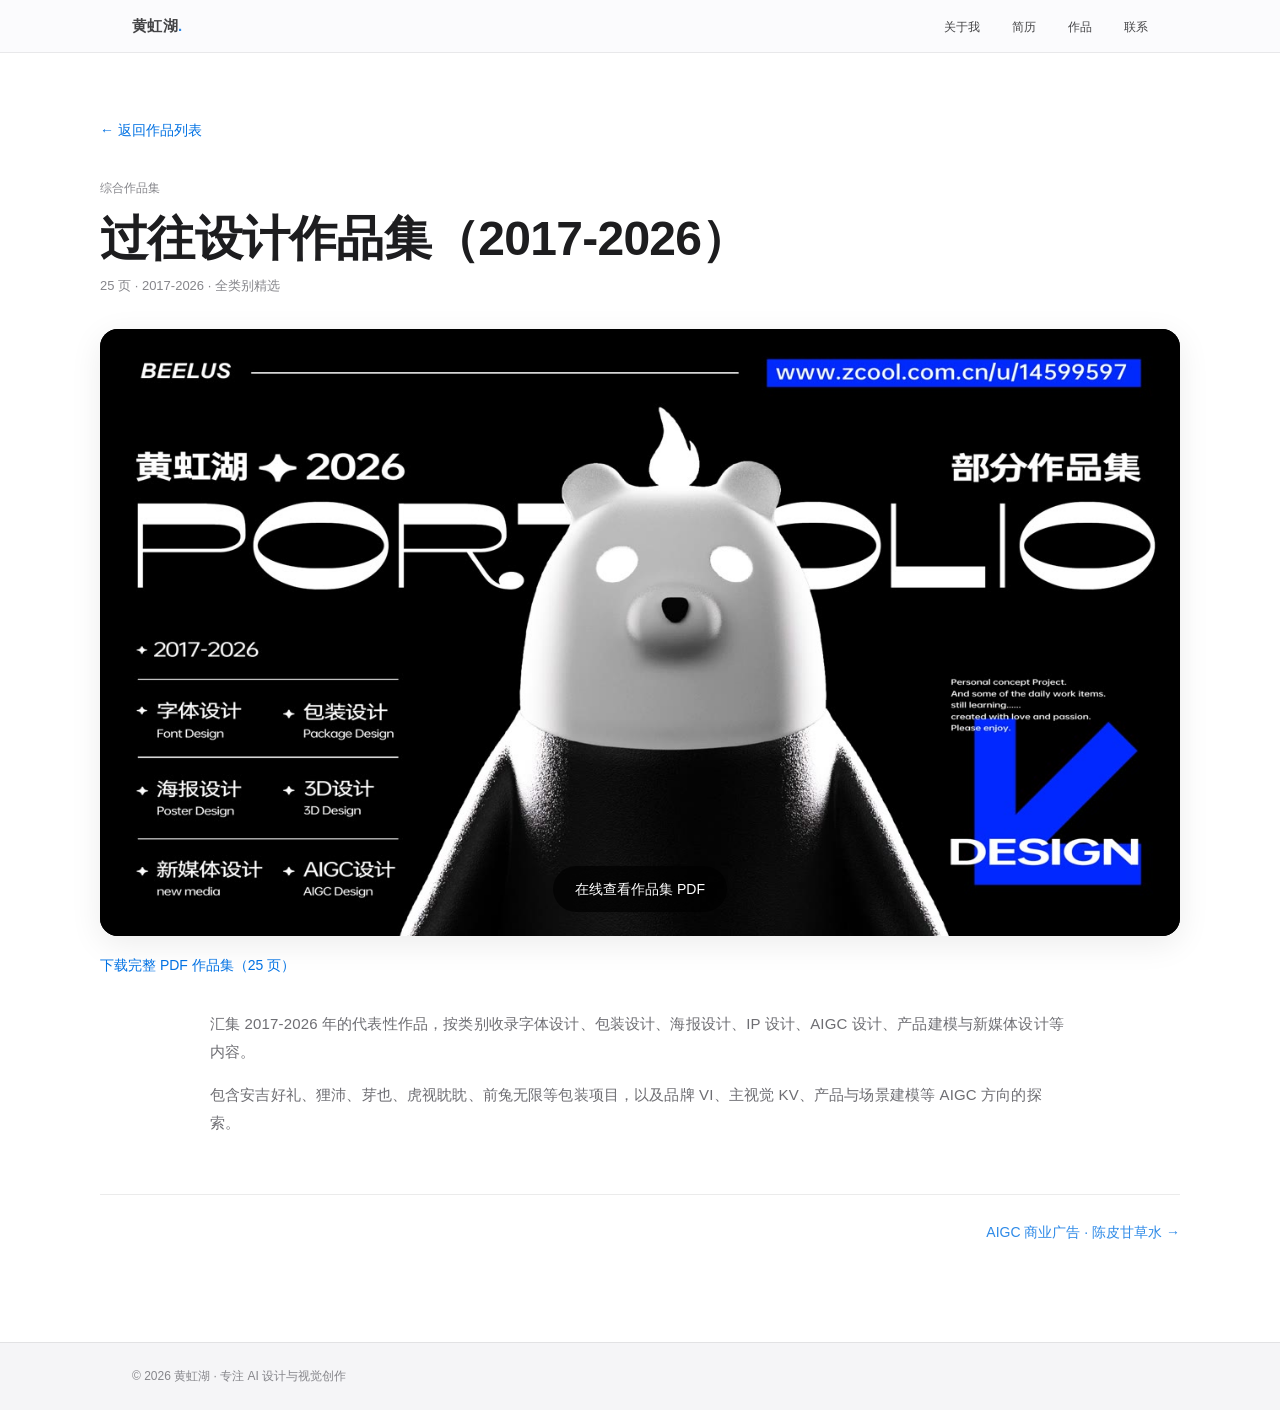
<file: work-portfolio.html>
<!DOCTYPE html>
<html lang="zh-CN">
<head>
  <meta charset="UTF-8" />
  <meta http-equiv="X-UA-Compatible" content="IE=edge">
  <meta name="viewport" content="width=device-width, initial-scale=1.0" />
  <title>过往设计作品集（2017-2026） | 黄虹湖作品集</title>
  <link rel="icon" href="data:image/svg+xml,<svg xmlns=%22http://www.w3.org/2000/svg%22 viewBox=%220 0 100 100%22><text y=%22.9em%22 font-size=%2290%22>✦</text></svg>" />
  <link rel="stylesheet" href="style.css?v=20261025" />
</head>
<body>

  <header>
    <div class="container">
      <nav>
        <a class="logo" href="index.html">黄虹湖<span>.</span></a>
        <ul>
          <li><a href="index.html#about">关于我</a></li>
          <li><a href="index.html#resume">简历</a></li>
          <li><a href="index.html#works">作品</a></li>
          <li><a href="index.html#contact">联系</a></li>
        </ul>
      </nav>
    </div>
  </header>

  <main class="detail container">
    <a class="back" href="index.html#works">← 返回作品列表</a>
    <div class="detail-head">
      <span class="tag">综合作品集</span>
      <h1>过往设计作品集（2017-2026）</h1>
      <p class="meta">25 页 · 2017-2026 · 全类别精选</p>
    </div>

    <div class="media pdf-only" id="pdfBox">
      <a class="doc-cover" href="works/portfolio.pdf" target="_blank" rel="noopener" onclick="return loadPdf(event)">
        <img src="works/cover-portfolio.jpg" alt="过往设计作品集封面" />
        <span class="doc-cover-btn">在线查看作品集 PDF</span>
      </a>
    </div>
    <p class="meta mobile-only" style="margin-top:16px">共 25 页，向下滑动依次浏览；图片会自动适配手机屏幕。</p>
    <div class="gallery mobile-only">
      <img src="works/portfolio-pages/pf-01.jpg" alt="作品集第 1 页" loading="lazy" decoding="async" />
      <img src="works/portfolio-pages/pf-04.jpg" alt="作品集第 4 页" loading="lazy" decoding="async" />
      <img src="works/portfolio-pages/pf-05.jpg" alt="作品集第 5 页" loading="lazy" decoding="async" />
      <img src="works/portfolio-pages/pf-06.jpg" alt="作品集第 6 页" loading="lazy" decoding="async" />
      <img src="works/portfolio-pages/pf-07.jpg" alt="作品集第 7 页" loading="lazy" decoding="async" />
      <img src="works/portfolio-pages/pf-08.jpg" alt="作品集第 8 页" loading="lazy" decoding="async" />
      <img src="works/portfolio-pages/pf-09.jpg" alt="作品集第 9 页" loading="lazy" decoding="async" />
      <img src="works/portfolio-pages/pf-10.jpg" alt="作品集第 10 页" loading="lazy" decoding="async" />
      <img src="works/portfolio-pages/pf-11.jpg" alt="作品集第 11 页" loading="lazy" decoding="async" />
      <img src="works/portfolio-pages/pf-12.jpg" alt="作品集第 12 页" loading="lazy" decoding="async" />
      <img src="works/portfolio-pages/pf-13.jpg" alt="作品集第 13 页" loading="lazy" decoding="async" />
      <img src="works/portfolio-pages/pf-14.jpg" alt="作品集第 14 页" loading="lazy" decoding="async" />
      <img src="works/portfolio-pages/pf-15.jpg" alt="作品集第 15 页" loading="lazy" decoding="async" />
      <img src="works/portfolio-pages/pf-16.jpg" alt="作品集第 16 页" loading="lazy" decoding="async" />
      <img src="works/portfolio-pages/pf-17.jpg" alt="作品集第 17 页" loading="lazy" decoding="async" />
      <img src="works/portfolio-pages/pf-18.jpg" alt="作品集第 18 页" loading="lazy" decoding="async" />
      <img src="works/portfolio-pages/pf-19.jpg" alt="作品集第 19 页" loading="lazy" decoding="async" />
      <img src="works/portfolio-pages/pf-20.jpg" alt="作品集第 20 页" loading="lazy" decoding="async" />
      <img src="works/portfolio-pages/pf-21.jpg" alt="作品集第 21 页" loading="lazy" decoding="async" />
      <img src="works/portfolio-pages/pf-22.jpg" alt="作品集第 22 页" loading="lazy" decoding="async" />
      <img src="works/portfolio-pages/pf-23.jpg" alt="作品集第 23 页" loading="lazy" decoding="async" />
      <img src="works/portfolio-pages/pf-24.jpg" alt="作品集第 24 页" loading="lazy" decoding="async" />
      <img src="works/portfolio-pages/pf-25.jpg" alt="作品集第 25 页" loading="lazy" decoding="async" />
      <img src="works/portfolio-pages/pf-26.jpg" alt="作品集第 26 页" loading="lazy" decoding="async" />
      <img src="works/portfolio-pages/pf-27.jpg" alt="作品集第 27 页" loading="lazy" decoding="async" />
    </div>
    <a class="download" href="works/portfolio.pdf" download>下载完整 PDF 作品集（25 页）</a>

    <div class="desc">
      <p>汇集 2017-2026 年的代表性作品，按类别收录字体设计、包装设计、海报设计、IP 设计、AIGC 设计、产品建模与新媒体设计等内容。</p>
      <p>包含安吉好礼、狸沛、芽也、虎视眈眈、前兔无限等包装项目，以及品牌 VI、主视觉 KV、产品与场景建模等 AIGC 方向的探索。</p>
    </div>

    <nav class="detail-nav">
      <span></span>
      <a class="next" href="work-chenpi.html">AIGC 商业广告 · 陈皮甘草水 →</a>
    </nav>
  </main>

  <footer>
    <div class="container">© 2026 黄虹湖 · 专注 AI 设计与视觉创作</div>
  </footer>

  <script>
    function loadPdf(e) {
      e.preventDefault();
      var box = document.getElementById('pdfBox');
      box.innerHTML = '<iframe class="pdf-frame" src="works/portfolio.pdf" title="过往设计作品集"></iframe>';
      return false;
    }
  </script>

</body>
</html>
</file>
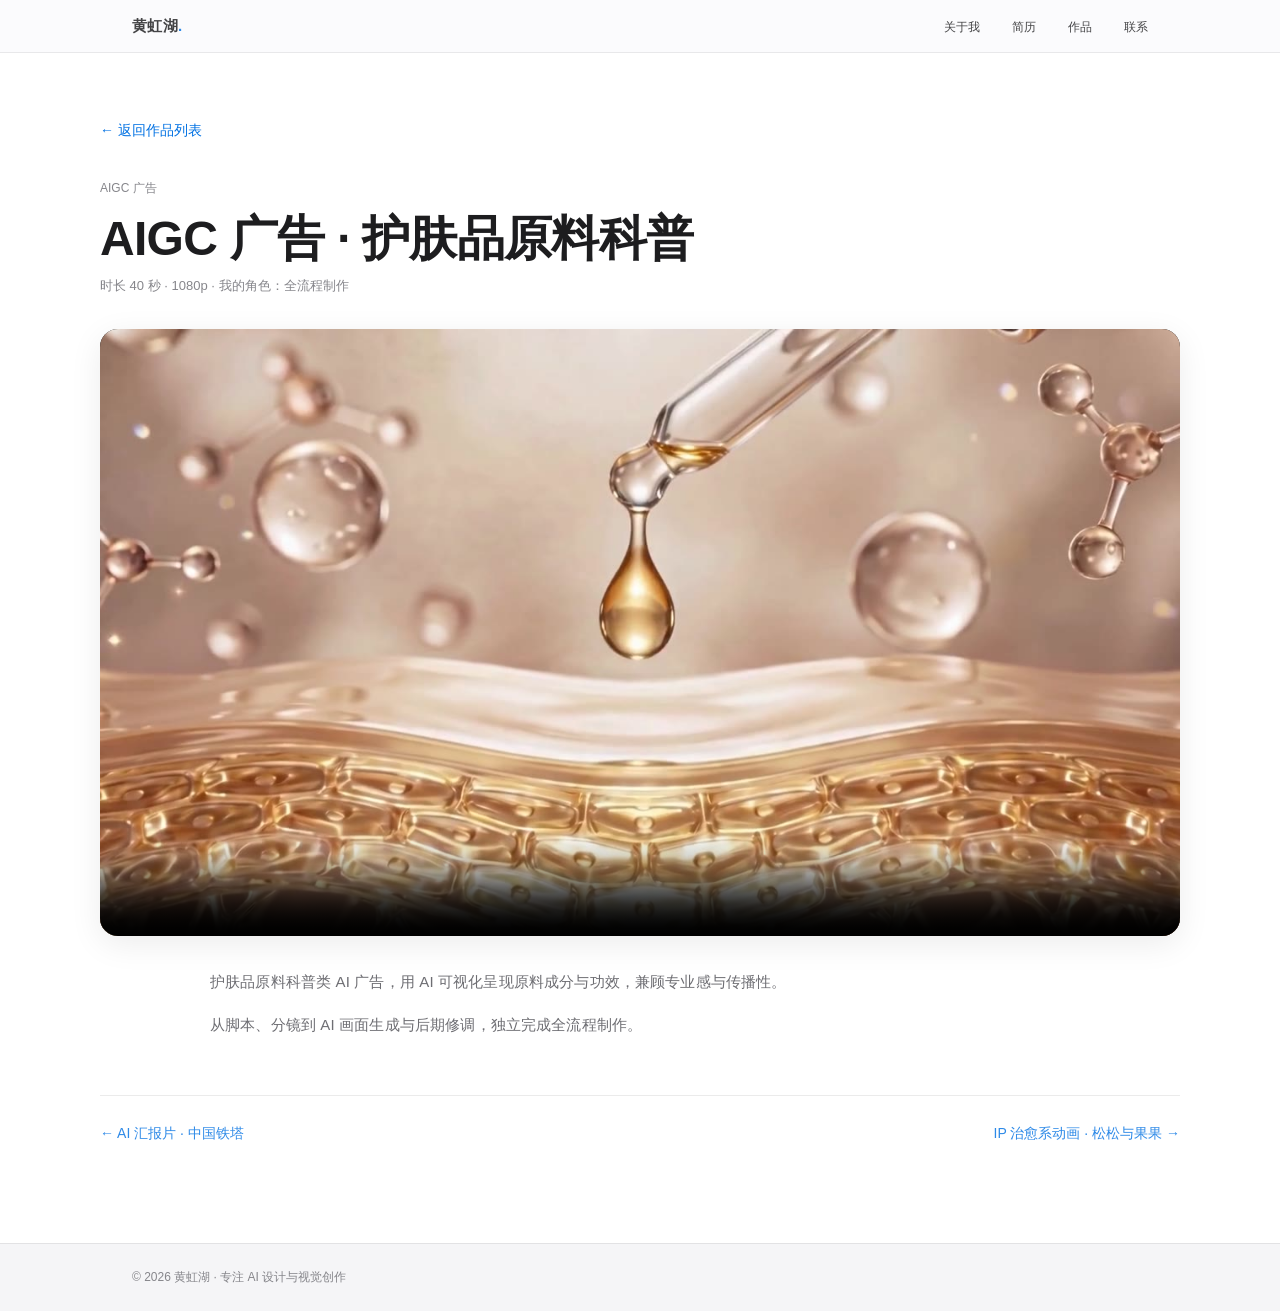
<file: work-skincare.html>
<!DOCTYPE html>
<html lang="zh-CN">
<head>
  <meta charset="UTF-8" />
  <meta http-equiv="X-UA-Compatible" content="IE=edge">
  <meta name="viewport" content="width=device-width, initial-scale=1.0" />
  <title>AIGC 广告 · 护肤品原料科普 | 黄虹湖作品集</title>
  <link rel="icon" href="data:image/svg+xml,<svg xmlns=%22http://www.w3.org/2000/svg%22 viewBox=%220 0 100 100%22><text y=%22.9em%22 font-size=%2290%22>✦</text></svg>" />
  <link rel="stylesheet" href="style.css?v=20261025" />
</head>
<body>

  <header>
    <div class="container">
      <nav>
        <a class="logo" href="index.html">黄虹湖<span>.</span></a>
        <ul>
          <li><a href="index.html#about">关于我</a></li>
          <li><a href="index.html#resume">简历</a></li>
          <li><a href="index.html#works">作品</a></li>
          <li><a href="index.html#contact">联系</a></li>
        </ul>
      </nav>
    </div>
  </header>

  <main class="detail container">
    <a class="back" href="index.html#works">← 返回作品列表</a>
    <div class="detail-head">
      <span class="tag">AIGC 广告</span>
      <h1>AIGC 广告 · 护肤品原料科普</h1>
      <p class="meta">时长 40 秒 · 1080p · 我的角色：全流程制作</p>
    </div>

    <div class="media">
      <video controls preload="none" poster="works/cover-skincare.jpg">
        <source src="works/skincare.mp4" type="video/mp4" />
      </video>
    </div>

    <div class="desc">
      <p>护肤品原料科普类 AI 广告，用 AI 可视化呈现原料成分与功效，兼顾专业感与传播性。</p>
      <p>从脚本、分镜到 AI 画面生成与后期修调，独立完成全流程制作。</p>
    </div>

    <nav class="detail-nav">
      <a class="prev" href="work-tieta.html">← AI 汇报片 · 中国铁塔</a>
      <a class="next" href="work-ip.html">IP 治愈系动画 · 松松与果果 →</a>
    </nav>
  </main>

  <footer>
    <div class="container">© 2026 黄虹湖 · 专注 AI 设计与视觉创作</div>
  </footer>

</body>
</html>
</file>
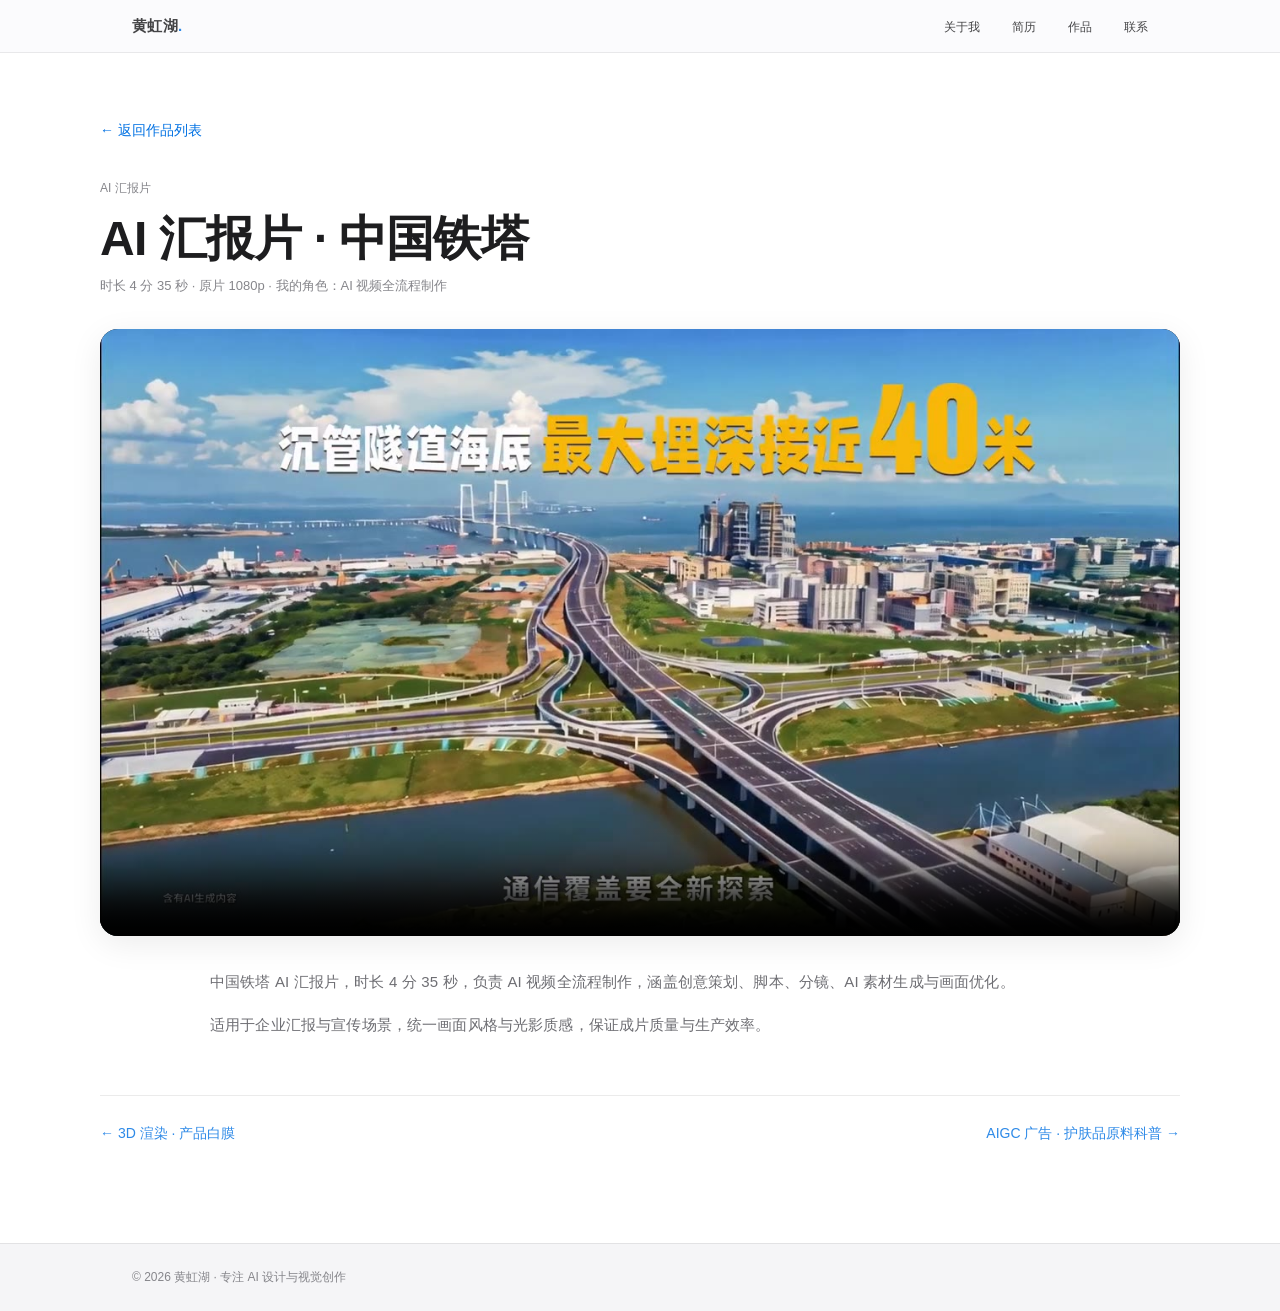
<file: work-tieta.html>
<!DOCTYPE html>
<html lang="zh-CN">
<head>
  <meta charset="UTF-8" />
  <meta http-equiv="X-UA-Compatible" content="IE=edge">
  <meta name="viewport" content="width=device-width, initial-scale=1.0" />
  <title>AI 汇报片 · 中国铁塔 | 黄虹湖作品集</title>
  <link rel="icon" href="data:image/svg+xml,<svg xmlns=%22http://www.w3.org/2000/svg%22 viewBox=%220 0 100 100%22><text y=%22.9em%22 font-size=%2290%22>✦</text></svg>" />
  <link rel="stylesheet" href="style.css?v=20261025" />
</head>
<body>

  <header>
    <div class="container">
      <nav>
        <a class="logo" href="index.html">黄虹湖<span>.</span></a>
        <ul>
          <li><a href="index.html#about">关于我</a></li>
          <li><a href="index.html#resume">简历</a></li>
          <li><a href="index.html#works">作品</a></li>
          <li><a href="index.html#contact">联系</a></li>
        </ul>
      </nav>
    </div>
  </header>

  <main class="detail container">
    <a class="back" href="index.html#works">← 返回作品列表</a>
    <div class="detail-head">
      <span class="tag">AI 汇报片</span>
      <h1>AI 汇报片 · 中国铁塔</h1>
      <p class="meta">时长 4 分 35 秒 · 原片 1080p · 我的角色：AI 视频全流程制作</p>
    </div>

    <div class="media">
      <video controls preload="none" poster="works/cover-tieta.jpg">
        <source src="works/tieta.mp4" type="video/mp4" />
      </video>
    </div>

    <div class="desc">
      <p>中国铁塔 AI 汇报片，时长 4 分 35 秒，负责 AI 视频全流程制作，涵盖创意策划、脚本、分镜、AI 素材生成与画面优化。</p>
      <p>适用于企业汇报与宣传场景，统一画面风格与光影质感，保证成片质量与生产效率。</p>
    </div>

    <nav class="detail-nav">
      <a class="prev" href="work-3d.html">← 3D 渲染 · 产品白膜</a>
      <a class="next" href="work-skincare.html">AIGC 广告 · 护肤品原料科普 →</a>
    </nav>
  </main>

  <footer>
    <div class="container">© 2026 黄虹湖 · 专注 AI 设计与视觉创作</div>
  </footer>

</body>
</html>
</file>
<file: style.css>
/* =========================================================
   BEELUS — Portfolio
   Apple-inspired design system
   ========================================================= */
:root {
  --bg: #ffffff;
  --bg-alt: #f5f5f7;
  --bg-dark: #000000;
  --text: #1d1d1f;
  --text-2: #6e6e73;
  --text-3: #86868b;
  --line: #d2d2d7;
  --line-soft: rgba(0, 0, 0, .08);
  --accent: #0071e3;
  --accent-hover: #0077ed;
  --radius-lg: 28px;
  --radius-md: 18px;
  --radius-sm: 12px;
  --pill: 980px;
  --font: -apple-system, BlinkMacSystemFont, "Segoe UI", "Segoe UI Variable",
    "SF Pro Display", "SF Pro Text", "PingFang SC", "Hiragino Sans GB",
    "Microsoft YaHei UI", "Microsoft YaHei", "Noto Sans SC", sans-serif;
}

* { margin: 0; padding: 0; box-sizing: border-box; }
html { scroll-behavior: smooth; }
body {
  font-family: var(--font);
  background: var(--bg);
  color: var(--text);
  line-height: 1.6;
  letter-spacing: 0;
  overflow-x: hidden;
  -webkit-font-smoothing: antialiased;
  -webkit-text-size-adjust: 100%;
}
a { color: inherit; text-decoration: none; }
img { display: block; max-width: 100%; }
::selection { background: rgba(0, 113, 227, .18); }
.container { max-width: 1080px; margin: 0 auto; padding: 0 32px; }

/* ========== 顶部导航（毛玻璃） ========== */
header {
  position: sticky; top: 0; z-index: 50;
  background: rgba(251, 251, 253, .96);
  border-bottom: 1px solid var(--line-soft);
}
nav {
  display: flex; align-items: center; justify-content: space-between;
  height: 52px;
}
.logo { font-size: 15px; font-weight: 600; letter-spacing: .02em; }
.logo span { color: var(--accent); }
nav ul { display: flex; gap: 32px; list-style: none; }
nav a {
  font-size: 12px; color: var(--text);
  opacity: .82; transition: opacity .2s;
}
nav a:hover { opacity: 1; }

/* ========== 首屏（黑色大标题） ========== */
.hero {
  background: var(--bg-dark);
  color: #f5f5f7;
  text-align: center;
  padding: 132px 0 96px;
}
.hero-meta {
  display: flex; justify-content: center; flex-wrap: wrap; gap: 8px 28px;
  font-size: 12px; letter-spacing: .02em;
  color: #86868b;
  margin-bottom: 28px;
}
.hero-title {
  font-size: 72px; /* 旧浏览器回退 */
  font-size: clamp(44px, 7.6vw, 96px);
  line-height: 1.1;
  letter-spacing: -.02em;
  font-weight: 600;
  color: #f5f5f7;
}
.hero-title .cn { display: block; }
.hero-title .cn em {
  font-style: normal;
  color: #f5f5f7;
}
.hero-title .en { display: none; }
.hero-lead {
  margin: 24px auto 0;
  max-width: 720px;
  font-size: 24px; /* 旧浏览器回退 */
  font-size: clamp(19px, 2.2vw, 28px);
  font-weight: 400;
  letter-spacing: -.01em;
  color: #a1a1a6;
}
.hero-quote {
  margin: 16px auto 0;
  max-width: 640px;
  font-size: 15px;
  color: #6e6e73;
}
.hero-quote.nowrap { white-space: nowrap; }
.btn {
  display: inline-flex; align-items: center; justify-content: center;
  margin-top: 34px;
  padding: 12px 24px;
  border-radius: var(--pill);
  background: var(--accent);
  color: #fff;
  font-size: 15px;
  transition: background .2s, transform .2s;
}
.btn:hover { background: var(--accent-hover); }
.hero-stats {
  display: grid; grid-template-columns: repeat(3, 1fr);
  max-width: 760px; margin: 72px auto 0;
  border-top: 1px solid rgba(255, 255, 255, .12);
}
.hero-stats > div {
  padding: 26px 12px 0;
  border-right: 1px solid rgba(255, 255, 255, .12);
}
.hero-stats > div:last-child { border-right: 0; }
.hero-stats strong {
  display: block;
  font-size: 36px; /* 旧浏览器回退 */
  font-size: clamp(30px, 3.4vw, 44px);
  font-weight: 600;
  letter-spacing: -.015em;
  color: #f5f5f7;
}
.hero-stats span {
  display: block; margin-top: 6px;
  font-size: 12px; color: #86868b;
}

/* ========== 通用区块 ========== */
section { padding: 104px 0; }
.sec-head { text-align: center; margin-bottom: 56px; }
.sec-head h2 {
  font-size: 44px; /* 旧浏览器回退 */
  font-size: clamp(30px, 4.6vw, 52px);
  font-weight: 600;
  letter-spacing: -.015em;
  line-height: 1.15;
}
.sec-sub {
  margin-top: 14px;
  font-size: clamp(16px, 1.6vw, 19px);
  color: var(--text-2);
  max-width: 640px;
  margin-left: auto; margin-right: auto;
}
.sec-num, .sec-en { display: none; }

/* ========== 关于我 ========== */
.about {
  display: grid;
  grid-template-columns: 1.25fr .85fr;
  gap: 64px;
  max-width: 980px;
  margin: 0 auto;
  align-items: start;
}
.about-copy p { color: var(--text-2); font-size: 16px; line-height: 1.7; }
.about-copy p + p { margin-top: 18px; }
.about-copy .about-lead {
  color: var(--text);
  font-size: clamp(20px, 2.2vw, 26px);
  font-weight: 500;
  line-height: 1.45;
  letter-spacing: -.01em;
}
.about-facts {
  display: grid;
  grid-template-columns: repeat(4, 1fr);
  gap: 16px;
  margin-top: 40px;
  padding-top: 24px;
  border-top: 1px solid var(--line-soft);
}
.about-facts span {
  display: block;
  font-size: 12px;
  color: var(--text-3);
  margin-bottom: 4px;
}
.about-facts strong {
  font-size: 15px;
  font-weight: 600;
}
.about-side { display: flex; flex-direction: column; gap: 12px; }
.cap-group {
  background: var(--bg-alt);
  border-radius: var(--radius-md);
  padding: 22px 24px;
  transition: background .2s;
}
.cap-group:hover { background: #ececee; }
.cap-group h3 { font-size: 15px; font-weight: 600; margin-bottom: 6px; }
.cap-group p { font-size: 14px; color: var(--text-2); }
.skills { display: flex; flex-wrap: wrap; gap: 8px; }
.skill {
  padding: 7px 14px;
  border-radius: var(--pill);
  background: var(--bg-alt);
  font-size: 13px;
  color: var(--text-2);
}

/* ========== 简历（浅灰底） ========== */
.section-alt { background: var(--bg-alt); }
.resume-grid {
  display: grid;
  grid-template-columns: 360px 1fr;
  gap: 28px;
  align-items: start;
  max-width: 1020px;
  margin: 0 auto;
}
.info-card {
  position: sticky; top: 76px;
  background: #fff;
  border-radius: var(--radius-md);
  padding: 30px;
  box-shadow: 0 4px 24px rgba(0, 0, 0, .05);
}
.info-card h3, .resume-main > h3 {
  font-size: 12px;
  font-weight: 600;
  letter-spacing: .06em;
  text-transform: uppercase;
  color: var(--text-3);
  margin-bottom: 18px;
}
.info-list { list-style: none; }
.info-list > div {
  display: flex; gap: 14px;
  padding: 10px 0;
  border-top: 1px solid var(--line-soft);
  font-size: 14px;
}
.info-list > div:first-child { border-top: 0; }
.info-list dt { flex: 0 0 74px; color: var(--text-3); font-size: 13px; }
.info-list dd { margin: 0; word-break: break-all; }
.info-list a { color: var(--accent); }
.info-list a:hover { text-decoration: underline; }
.resume-subtitle {
  margin: 26px 0 12px;
  font-size: 12px; font-weight: 600;
  letter-spacing: .06em; text-transform: uppercase;
  color: var(--text-3);
}
.timeline { list-style: none; }
.timeline-item {
  background: #fff;
  border-radius: var(--radius-md);
  padding: 24px 28px;
  margin-bottom: 12px;
  box-shadow: 0 2px 16px rgba(0, 0, 0, .04);
}
.timeline-date {
  font-size: 12px;
  letter-spacing: .04em;
  color: var(--accent);
}
.timeline-item h4 {
  font-size: 20px; /* 旧浏览器回退 */
  font-size: clamp(18px, 1.9vw, 22px);
  font-weight: 600;
  letter-spacing: -.01em;
  margin: 6px 0 2px;
}
.timeline-role { color: var(--text-3); font-size: 13px; margin-bottom: 8px; }
.timeline-item p:last-child {
  color: var(--text-2); font-size: 14.5px; line-height: 1.65;
}
.edu-item {
  display: flex; gap: 14px; align-items: flex-start;
  padding: 10px 0 2px;
  border-top: 1px solid var(--line-soft);
}
.edu-item h4 { font-size: 15px; font-weight: 600; margin-bottom: 2px; }

/* ========== 作品 ========== */
.works {
  display: grid;
  grid-template-columns: repeat(2, 1fr);
  gap: 24px;
}
.card {
  background: var(--bg-alt);
  border-radius: var(--radius-lg);
  overflow: hidden;
  transition: transform .35s cubic-bezier(.2, .7, .2, 1), box-shadow .35s;
}
.card:hover {
  transform: translateY(-4px);
  box-shadow: 0 18px 40px rgba(0, 0, 0, .10);
}
.cover { display: block; overflow: hidden; }
.cover img {
  width: 100%; height: auto;
  transition: transform .6s cubic-bezier(.2, .7, .2, 1);
}
.card:hover .cover img { transform: scale(1.03); }
.card-body { padding: 26px 28px 30px; }
.card-body h3 {
  font-size: 22px; /* 旧浏览器回退 */
  font-size: clamp(19px, 1.9vw, 23px);
  font-weight: 600;
  letter-spacing: -.01em;
  margin-bottom: 6px;
}
.card-body p { color: var(--text-2); font-size: 14.5px; line-height: 1.6; }
.tag {
  display: inline-block; margin-top: 12px;
  font-size: 12px; color: var(--text-3);
}
.more {
  display: inline-block; margin-top: 14px;
  font-size: 14px; color: var(--accent);
}
.more:hover { text-decoration: underline; }

/* ========== 作品详情页 ========== */
.detail { padding: 64px 0 96px; }
.back {
  display: inline-block; margin-bottom: 26px;
  font-size: 14px; color: var(--accent);
}
.back:hover { text-decoration: underline; }
.detail-head h1 {
  font-size: 42px; /* 旧浏览器回退 */
  font-size: clamp(30px, 4.4vw, 48px);
  font-weight: 600;
  letter-spacing: -.015em;
  line-height: 1.12;
  margin: 12px 0 10px;
}
.meta { font-size: 13px; color: var(--text-3); }
.media {
  margin-top: 32px;
  border-radius: var(--radius-md);
  overflow: hidden;
  background: #000;
  box-shadow: 0 8px 32px rgba(0, 0, 0, .08);
}
.media video { width: 100%; display: block; max-height: 80vh; }
.media.video-portrait video {
  width: auto; max-width: 460px; max-height: 80vh; margin: 0 auto;
}
.desc {
  width: 100%;
  max-width: 860px;
  margin: 32px auto 0;
  color: var(--text-2);
  font-size: 16px;
  font-size: clamp(15px, 1.05vw, 17px);
  line-height: 1.9;
  letter-spacing: .01em;
  text-align: left;
  overflow-wrap: break-word;
  word-break: normal;
}
.desc p + p { margin-top: 14px; }
.gallery {
  display: grid;
  grid-template-columns: repeat(auto-fill, minmax(260px, 1fr));
  gap: 12px; margin-top: 32px;
}
.gallery img {
  width: 100%; display: block;
  border-radius: var(--radius-sm);
  box-shadow: 0 2px 12px rgba(0, 0, 0, .06);
}
.pdf-only { display: block; }
.mobile-only { display: none; }
@media (max-width: 768px) {
  .pdf-only { display: none; }
  .mobile-only { display: block; }
  .gallery.mobile-only { display: grid; }
}
.pdf-frame {
  width: 100%; height: 80vh; display: block;
  background: #fff; border: 0;
}
.doc-cover { position: relative; display: block; }
.doc-cover img { width: 100%; height: auto; display: block; }
.doc-cover-btn {
  position: absolute; left: 50%; bottom: 24px;
  transform: translateX(-50%);
  display: inline-block;
  padding: 12px 22px;
  border-radius: 980px;
  background: rgba(0, 0, 0, .72);
  color: #fff;
  font-size: 14px;
  white-space: nowrap;
}
.doc-cover:hover .doc-cover-btn { background: #0071e3; }
.download {
  display: inline-block; margin-top: 18px;
  font-size: 14px; color: var(--accent);
}
.download:hover { text-decoration: underline; }
.detail-nav {
  display: flex; justify-content: space-between; gap: 16px;
  margin-top: 56px; padding-top: 24px;
  border-top: 1px solid var(--line-soft);
}
.detail-nav a { font-size: 14px; color: var(--accent); }
.detail-nav a:hover { text-decoration: underline; }
.detail-nav .next { margin-left: auto; text-align: right; }

/* ========== 联系（黑色收尾） ========== */
.contact {
  background: var(--bg-dark);
  color: #f5f5f7;
  text-align: center;
  padding: 128px 0;
}
.contact .sec-head { margin-bottom: 24px; }
.contact .sec-head h2, .sec-head .contact-title {
  color: #f5f5f7;
  font-size: 56px; /* 旧浏览器回退 */
  font-size: clamp(36px, 6vw, 64px);
}
.contact .sec-sub { color: #86868b; }
.contact-links {
  display: flex; justify-content: center; flex-wrap: wrap;
  gap: 12px 28px;
  margin-top: 40px;
}
.contact-links a, .contact-links span {
  font-size: 16px;
  color: #f5f5f7;
}
.contact-links a { color: #2997ff; }
.contact-links a:hover { text-decoration: underline; }

/* ========== 页脚 ========== */
footer {
  background: var(--bg-alt);
  border-top: 1px solid var(--line-soft);
  padding: 24px 0;
  font-size: 12px;
  color: var(--text-3);
}

/* ========== 自适应 ========== */
@media (max-width: 980px) {
  .resume-grid { grid-template-columns: 1fr; }
  .info-card { position: static; }
  .about { grid-template-columns: 1fr; gap: 28px; }
}
@media (max-width: 820px) {
  .works { grid-template-columns: 1fr; }
}
@media (max-width: 720px) {
  .container { padding: 0 18px; }
  nav { height: 50px; }
  nav ul { gap: 12px; }
  nav a { font-size: 10.5px; }
  .logo { font-size: 14px; }

  .hero { padding: 72px 0 60px; }
  .hero-meta { font-size: 11px; gap: 6px 18px; margin-bottom: 22px; }
  .hero-title {
    font-size: clamp(34px, 9.6vw, 52px);
    letter-spacing: -.02em;
    line-height: 1.12;
  }
  .hero-lead { font-size: 18px; margin-top: 18px; }
  .hero-quote { font-size: 14px; margin-top: 12px; }
  .hero-quote.nowrap { white-space: normal; }
  .btn { margin-top: 26px; padding: 12px 22px; font-size: 14px; }

  .hero-stats { grid-template-columns: 1fr 1fr; margin-top: 40px; }
  .hero-stats > div { padding: 16px 8px 0; }
  .hero-stats > div:nth-child(2) { border-right: 0; }
  .hero-stats > div:last-child {
    grid-column: 1 / -1;
    border-top: 1px solid rgba(255, 255, 255, .12);
    padding-top: 16px; margin-top: 16px;
  }
  .hero-stats strong { font-size: 30px; }
  .hero-stats > div:last-child strong { font-size: 26px; }

  section { padding: 56px 0; }
  .sec-head { margin-bottom: 28px; }
  .sec-head h2 { font-size: clamp(26px, 7vw, 36px); }
  .sec-sub { font-size: 15px; margin-top: 10px; }

  .about { gap: 22px; }
  .about-copy .about-lead { font-size: 19px; }
  .about-copy p { font-size: 15px; }
  .about-facts {
    grid-template-columns: 1fr 1fr;
    margin-top: 28px; padding-top: 18px; gap: 14px;
  }
  .cap-group { padding: 18px 20px; }

  .info-card { padding: 22px; }
  .timeline-item { padding: 18px 20px; border-radius: 14px; }
  .timeline-item h4 { font-size: 18px; }
  .timeline-item p:last-child { font-size: 14px; }

  .works { gap: 16px; }
  .card { border-radius: 22px; }
  .card-body { padding: 18px 20px 22px; }
  .card-body h3 { font-size: 19px; }

  .contact { padding: 72px 0; }
  .contact-links { gap: 14px 20px; margin-top: 28px; }
  .contact-links a, .contact-links span { font-size: 15px; }

  footer { padding: 20px 0; font-size: 11.5px; }

  .pdf-frame { height: 70vh; }
  .detail { padding: 40px 0 72px; }
  .desc { font-size: 15px; line-height: 1.85; margin-top: 24px; }
  .detail-nav { flex-direction: column; }
  .detail-nav .next { margin-left: 0; text-align: left; }
}
@media (max-width: 380px) {
  nav ul { gap: 9px; }
  nav a { font-size: 10px; }
  .hero-title { font-size: 32px; }
  .hero-stats strong { font-size: 26px; }
}

/* =========================================================
   兼容层：旧浏览器（IE11 / 旧版 Edge / 旧 Android 等）
   1) 不支持 CSS 变量时，用实色回退
   ========================================================= */
body { background: #ffffff; color: #1d1d1f; }
header { background: rgba(251, 251, 253, .98); border-bottom: 1px solid rgba(0, 0, 0, .08); }
a { color: inherit; }
.hero { background: #000000; color: #f5f5f7; }
.hero-title { color: #f5f5f7; }
.hero-lead { color: #a1a1a6; }
.hero-quote { color: #6e6e73; }
.hero-meta, .hero-stats span { color: #86868b; }
.hero-stats > div { border-color: rgba(255, 255, 255, .12); }
.btn { background: #0071e3; color: #ffffff; border: 1px solid #0071e3; }
.btn:hover { background: #0077ed; color: #ffffff; }
.sec-head h2 { color: #1d1d1f; }
.sec-sub { color: #6e6e73; }
.about-copy p { color: #6e6e73; }
.about-copy .about-lead { color: #1d1d1f; }
.about-facts { border-top: 1px solid rgba(0, 0, 0, .08); }
.about-facts span { color: #86868b; }
.about-facts strong { color: #1d1d1f; }
.cap-group, .card, .section-alt, footer { background: #f5f5f7; }
.cap-group h3 { color: #1d1d1f; }
.cap-group p { color: #6e6e73; }
.skill { background: #f5f5f7; color: #6e6e73; }
.info-card, .timeline-item { background: #ffffff; }
.info-card h3, .resume-main > h3, .resume-subtitle,
.info-list dt, .timeline-role, .tag, .meta { color: #86868b; }
.info-list > div { border-top: 1px solid rgba(0, 0, 0, .08); }
.info-list a, .more, .back, .download, .timeline-date,
.contact-links a, .detail-nav a { color: #0071e3; }
.timeline-item h4, .card-body h3, .edu-item h4 { color: #1d1d1f; }
.timeline-item p:last-child, .card-body p, .desc { color: #6e6e73; }
.tag { color: #86868b; }
.contact { background: #000000; color: #f5f5f7; }
.contact .sec-head h2, .contact .sec-head .contact-title { color: #f5f5f7; }
.contact .sec-sub { color: #86868b; }
.contact-links a, .contact-links span { color: #f5f5f7; }
.contact-links a { color: #2997ff; }
.detail-head h1 { color: #1d1d1f; }
.detail-nav { border-top: 1px solid rgba(0, 0, 0, .08); }

/* 2) 不支持 gap / sticky / aspect-ratio 的浏览器回退（不含 IE） */
@supports not (gap: 1px) {
  nav ul li + li { margin-left: 24px; }
  .hero-meta span + span { margin-left: 24px; }
  .skills .skill { margin: 0 8px 8px 0; }
  .contact-links a + a, .contact-links span { margin-left: 20px; }
}
@supports not (position: sticky) {
  header { position: relative; }
  .info-card { position: static; }
}
@supports not (aspect-ratio: 16 / 9) {
  .cover img { height: auto; }
}
@supports not (width: min(1px, 2px)) {
  .works { grid-template-columns: repeat(auto-fill, minmax(320px, 1fr)); }
  .gallery { grid-template-columns: repeat(auto-fill, minmax(260px, 1fr)); }
}

/* 3) IE10 / IE11 专用：不支持 Grid / gap / sticky，用外边距模拟 */
@media all and (-ms-high-contrast: none), (-ms-high-contrast: active) {
  nav ul li + li { margin-left: 22px; }
  .hero-meta span + span { margin-left: 22px; }
  .skills .skill { margin: 0 8px 8px 0; }
  .contact-links a + a { margin-left: 20px; }
  .cap-group + .cap-group { margin-top: 12px; }
  .timeline-item + .timeline-item { margin-top: 12px; }
  .hero-stats > div { display: inline-block; width: 32%; vertical-align: top; }
  header { position: relative; }
  .info-card { position: static; }
  .cover img { height: auto; }
}
</file>
